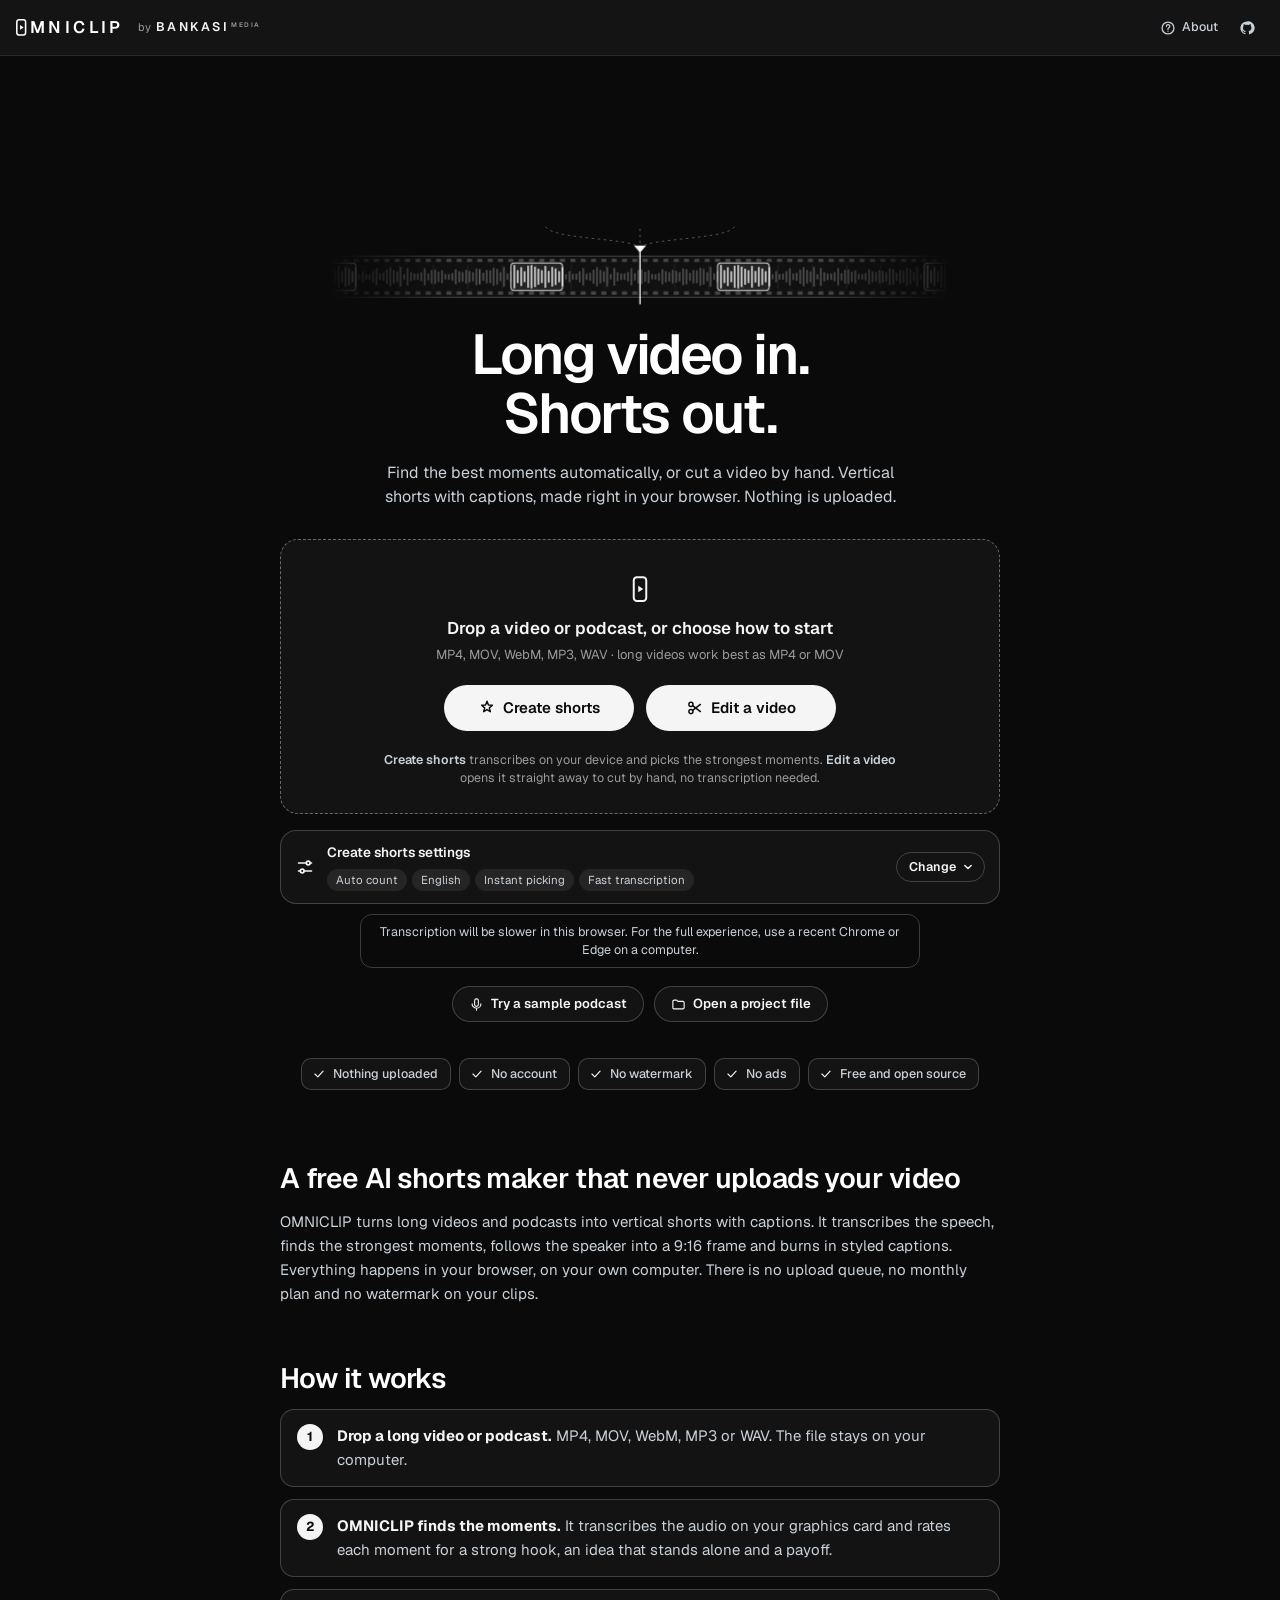
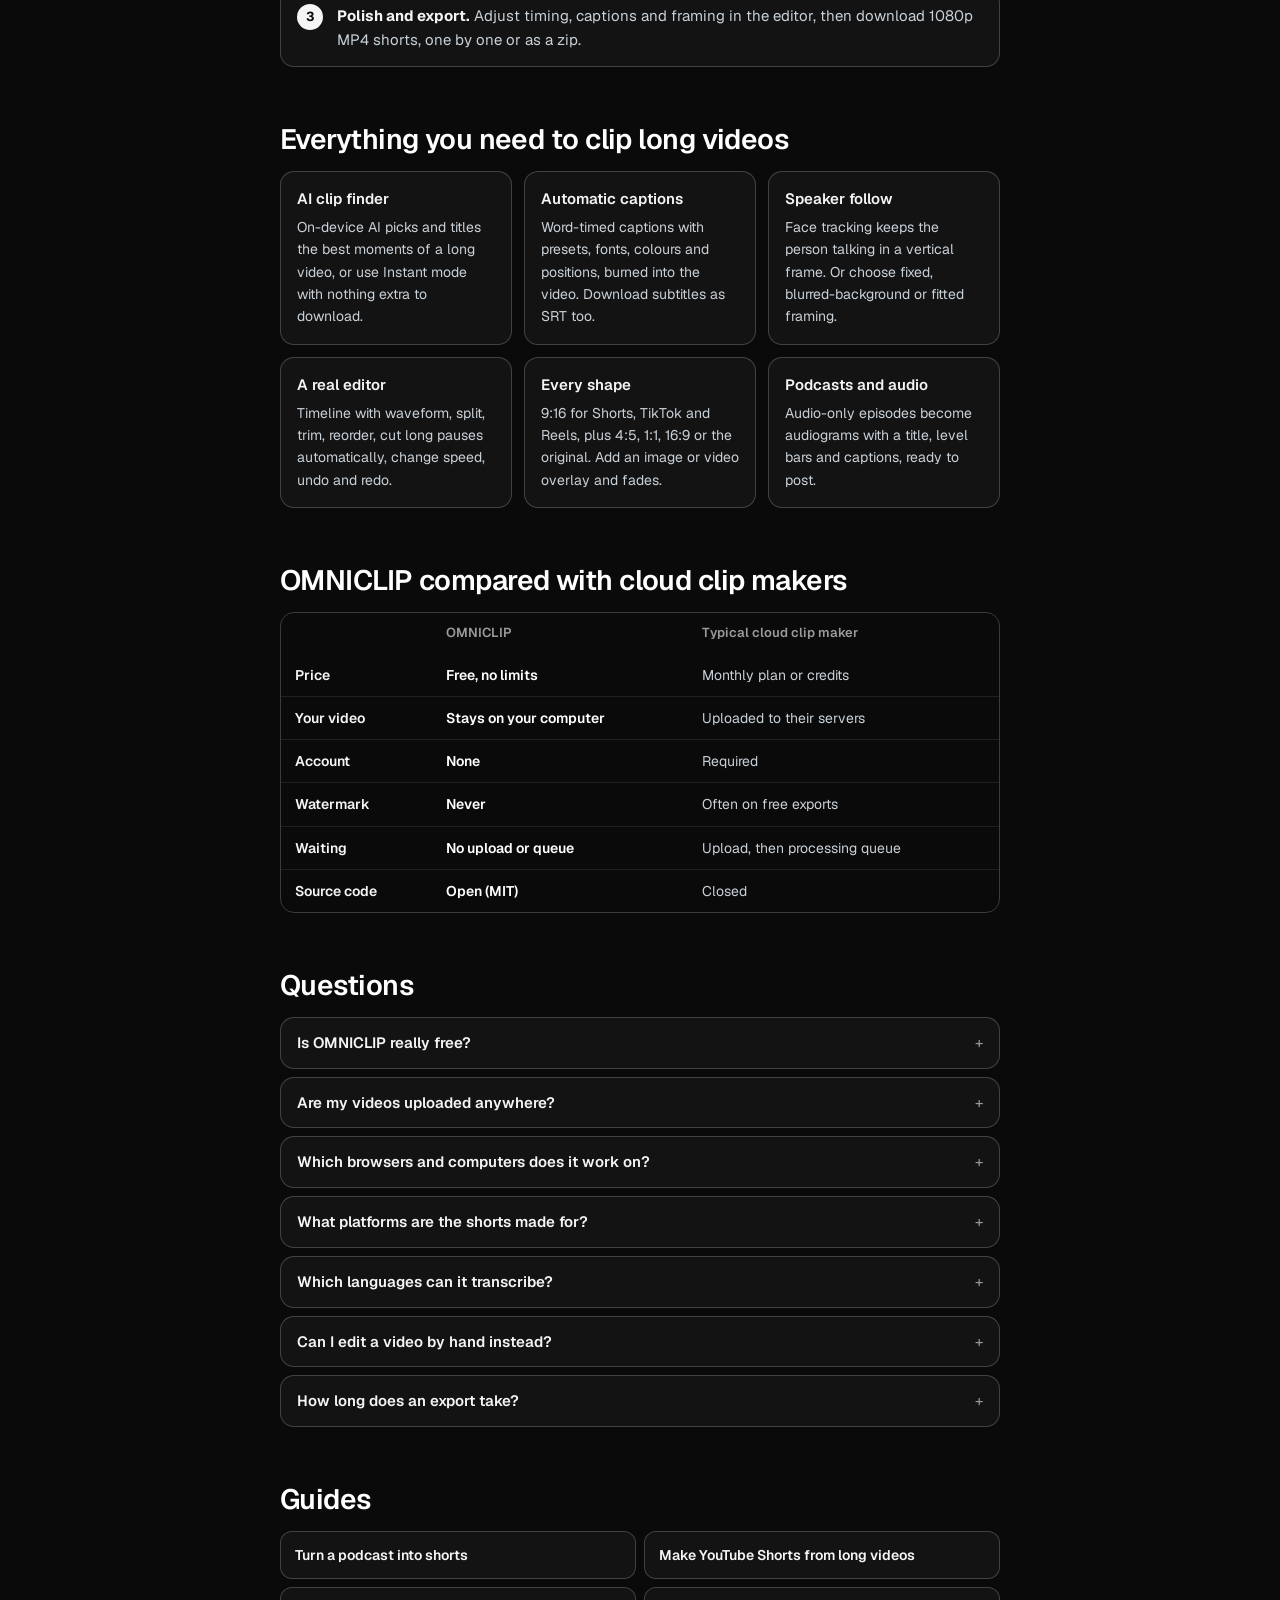
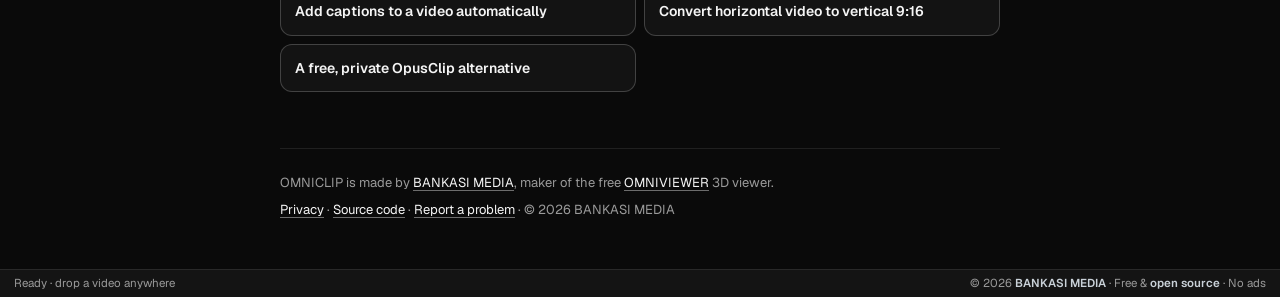
<file: index.html>
<!doctype html>
<html lang="en">
<head>
<meta charset="utf-8">
<meta name="viewport" content="width=device-width, initial-scale=1, viewport-fit=cover">
<title>OMNICLIP: Free AI Shorts Maker, No Upload, No Watermark</title>
<meta name="description" content="Turn long videos and podcasts into vertical shorts with captions, free. AI finds the best moments on your device: no upload, no account, no watermark.">
<meta name="robots" content="index, follow, max-image-preview:large, max-snippet:-1, max-video-preview:-1">
<meta name="theme-color" content="#0a0a0a">
<meta name="color-scheme" content="dark">
<meta name="author" content="BANKASI MEDIA">
<meta name="application-name" content="OMNICLIP">
<meta name="google-site-verification" content="RmzonGf9Odq9htWvljTUSRN9Outlpk6_r4AHzpsdd8I">
<meta property="og:type" content="website">
<meta property="og:site_name" content="OMNICLIP">
<meta property="og:locale" content="en_US">
<meta property="og:title" content="OMNICLIP: Long video in, shorts out. Free and on your device">
<meta property="og:description" content="Free AI shorts maker and video editor: finds the best moments, follows the speaker, burns in captions. Nothing is uploaded.">
<meta property="og:url" content="https://useomniclip.com/">
<meta property="og:image" content="https://useomniclip.com/og.png">
<meta property="og:image:width" content="1200">
<meta property="og:image:height" content="630">
<meta property="og:image:alt" content="OMNICLIP: long video in, vertical shorts with captions out">
<meta name="twitter:card" content="summary_large_image">
<meta name="twitter:title" content="OMNICLIP: Free AI Shorts Maker, No Upload, No Watermark">
<meta name="twitter:description" content="Turn long videos and podcasts into captioned vertical shorts, right in your browser. Nothing is uploaded.">
<meta name="twitter:image" content="https://useomniclip.com/og.png">
<link rel="canonical" href="https://useomniclip.com/">
<link rel="alternate" type="text/markdown" href="/index.md">
<link rel="icon" href="/favicon.svg" type="image/svg+xml">
<link rel="apple-touch-icon" href="/apple-touch-icon.png">
<link rel="manifest" href="/manifest.webmanifest">
<script type="application/ld+json">
{"@context":"https://schema.org","@graph":[
{"@type":"Organization","@id":"https://useomniclip.com/#org","name":"BANKASI MEDIA","url":"https://bankasimedia.com/","logo":"https://useomniclip.com/icon-512.png","sameAs":["https://github.com/marwenclock"]},
{"@type":"WebSite","@id":"https://useomniclip.com/#website","name":"OMNICLIP","alternateName":"OMNICLIP by BANKASI MEDIA","url":"https://useomniclip.com/","inLanguage":"en","publisher":{"@id":"https://useomniclip.com/#org"}},
{"@type":"WebApplication","@id":"https://useomniclip.com/#app","name":"OMNICLIP","url":"https://useomniclip.com/","description":"Free AI shorts maker and video editor that runs in your browser. Turns long videos and podcasts into vertical shorts with captions, entirely on your device.","applicationCategory":"MultimediaApplication","applicationSubCategory":"Video editor","operatingSystem":"Windows, macOS, Linux, ChromeOS","browserRequirements":"Requires a recent desktop Chrome or Edge with WebGPU","isAccessibleForFree":true,"license":"https://opensource.org/licenses/MIT","offers":{"@type":"Offer","price":"0","priceCurrency":"USD"},"image":"https://useomniclip.com/og.png","screenshot":"https://useomniclip.com/og.png","featureList":["Finds the best moments in long videos and podcasts with on-device AI","Automatic captions with styles, burned into the video","Speaker-following 9:16 reframing","Timeline editor: split, trim, cut pauses, change speed","Exports 1080p or 720p MP4","SRT subtitle export","Audiograms for audio-only podcasts","No upload, no account, no watermark"],"publisher":{"@id":"https://useomniclip.com/#org"},"isPartOf":{"@id":"https://useomniclip.com/#website"}},
{"@type":"FAQPage","@id":"https://useomniclip.com/#faq","mainEntity":[
{"@type":"Question","name":"Is OMNICLIP really free?","acceptedAnswer":{"@type":"Answer","text":"Yes. OMNICLIP is free and open source under the MIT licence. There are no plans, credits, ads or watermarks, and you don't need an account."}},
{"@type":"Question","name":"Are my videos uploaded anywhere?","acceptedAnswer":{"@type":"Answer","text":"No. Your video is decoded, transcribed, edited and exported inside your browser tab. The only downloads are the open-source AI models, fetched once and then cached by your browser."}},
{"@type":"Question","name":"Which browsers and computers does it work on?","acceptedAnswer":{"@type":"Answer","text":"A recent desktop Chrome or Edge with WebGPU. It runs on integrated graphics, and computers with a dedicated graphics card or Apple Silicon are much faster."}},
{"@type":"Question","name":"What platforms are the shorts made for?","acceptedAnswer":{"@type":"Answer","text":"OMNICLIP exports vertical 9:16 MP4 files with burned-in captions that you can post to YouTube Shorts, TikTok and Instagram Reels. You can also export 4:5, 1:1, 16:9 or the original shape."}},
{"@type":"Question","name":"Which languages can it transcribe?","acceptedAnswer":{"@type":"Answer","text":"English, Spanish, French, German, Portuguese, Italian and Arabic. You can also import your own SRT or VTT subtitles."}},
{"@type":"Question","name":"Can I edit a video by hand instead?","acceptedAnswer":{"@type":"Answer","text":"Yes. Choose Edit a video to open the file straight away as one clip. Split, trim, reframe and add captions later, with no transcription needed."}},
{"@type":"Question","name":"How long does an export take?","acceptedAnswer":{"@type":"Answer","text":"Exports run in real time, so a 30-second short takes about 30 seconds, and the tab must stay visible. A background-safe export (beta) renders frame by frame instead."}}
]}
]}
</script>
<link rel="preload" href="fonts/Geist-Variable.woff2" as="font" type="font/woff2" crossorigin>
<link rel="stylesheet" href="style.css">
</head>
<body>
<a class="skip-link" href="#main">Skip to content</a>

<header class="topbar">
  <a class="brand" href="./" aria-label="OMNICLIP home">
    <span class="logo-main">
      <svg class="logo-frame" viewBox="0 0 16 26" aria-hidden="true"><rect x="1.2" y="1.2" width="13.6" height="23.6" rx="3.4" fill="none" stroke="currentColor" stroke-width="2.4"/><path d="M6.2 9.2v7.6l5.6-3.8z" fill="currentColor"/></svg><span class="sr-only">O</span><span>MNICLIP</span>
    </span>
  </a>
  <a class="logo-by" href="https://bankasimedia.com" target="_blank" rel="noopener" title="Visit bankasimedia.com"><span class="logo-byword">by</span><span class="logo-bankasi">BANKASI</span><sup class="logo-sup">MEDIA</sup></a>

  <div class="top-file" id="topFile" hidden>
    <input class="proj-name" id="projName" aria-label="Project name" spellcheck="false">
    <span class="tf-meta" id="fileMeta"></span>
    <span class="save-state" id="saveState"></span>
  </div>

  <nav class="top-right" aria-label="Site">
    <span class="work-only" hidden>
      <button class="tb tb-icon" id="undoBtn" type="button" aria-label="Undo" title="Undo (Ctrl+Z)" disabled><svg viewBox="0 0 20 20" aria-hidden="true"><path d="M7.5 5 4 8.5 7.5 12M4.5 8.5H12a4 4 0 0 1 0 8h-2" fill="none" stroke="currentColor" stroke-width="1.7" stroke-linecap="round" stroke-linejoin="round"/></svg></button>
      <button class="tb tb-icon" id="redoBtn" type="button" aria-label="Redo" title="Redo (Ctrl+Shift+Z)" disabled><svg viewBox="0 0 20 20" aria-hidden="true"><path d="M12.5 5 16 8.5 12.5 12M15.5 8.5H8a4 4 0 0 0 0 8h2" fill="none" stroke="currentColor" stroke-width="1.7" stroke-linecap="round" stroke-linejoin="round"/></svg></button>
      <span class="menu-wrap">
        <button class="tb" id="projectBtn" type="button" aria-haspopup="true" aria-expanded="false" aria-controls="projectMenu" aria-label="Project menu" title="Project">
          <svg viewBox="0 0 20 20" aria-hidden="true"><path d="M3 5.5A1.5 1.5 0 0 1 4.5 4h3.2l1.6 1.8h6.2A1.5 1.5 0 0 1 17 7.3v7.2a1.5 1.5 0 0 1-1.5 1.5h-11A1.5 1.5 0 0 1 3 14.5z" fill="none" stroke="currentColor" stroke-width="1.6"/></svg><span>Project</span>
        </button>
        <div class="menu" id="projectMenu" role="menu" hidden>
          <button role="menuitem" type="button" data-act="saveFile">Save project file…</button>
          <button role="menuitem" type="button" data-act="openFile">Open project file…</button>
          <button role="menuitem" type="button" data-act="addMedia">Add another video…</button>
          <button role="menuitem" type="button" data-act="storage">Storage on this device…</button>
        </div>
      </span>
    </span>
    <button class="tb" id="newVideo" aria-label="New video" title="New video" hidden>
      <svg viewBox="0 0 20 20" aria-hidden="true"><path d="M10 4v12M4 10h12" stroke="currentColor" stroke-width="1.8" stroke-linecap="round"/></svg>
      <span>New</span>
    </button>
    <button class="tb" id="aboutBtn" type="button" aria-label="About and support" title="About and support">
      <svg viewBox="0 0 20 20" aria-hidden="true"><circle cx="10" cy="10" r="7.4" fill="none" stroke="currentColor" stroke-width="1.6"/><path d="M8 7.8a2.1 2.1 0 1 1 3 1.9c-.6.3-1 .8-1 1.5v.4M10 14h.01" fill="none" stroke="currentColor" stroke-width="1.6" stroke-linecap="round"/></svg>
      <span>About</span>
    </button>
    <a class="tb tb-icon" href="https://github.com/marwenclock/omniclip" target="_blank" rel="noopener" title="Open source on GitHub" aria-label="Source code on GitHub">
      <svg viewBox="0 0 20 20" aria-hidden="true"><path fill="currentColor" d="M10 1.8a8.2 8.2 0 0 0-2.6 16c.4.1.6-.2.6-.4v-1.5c-2.3.5-2.8-1-2.8-1-.4-1-.9-1.2-.9-1.2-.7-.5.1-.5.1-.5.8.1 1.3.9 1.3.9.7 1.3 2 .9 2.4.7.1-.5.3-.9.5-1.1-1.8-.2-3.7-.9-3.7-4 0-.9.3-1.6.9-2.2-.1-.2-.4-1 .1-2.2 0 0 .7-.2 2.3.9a7.8 7.8 0 0 1 4.1 0c1.6-1.1 2.3-.9 2.3-.9.5 1.2.2 2 .1 2.2.5.6.9 1.3.9 2.2 0 3.2-1.9 3.8-3.7 4 .3.3.6.8.6 1.5v2.3c0 .2.2.5.6.4A8.2 8.2 0 0 0 10 1.8z"/></svg>
    </a>
  </nav>
</header>

<main id="main">
  <!-- ============================== start ============================== -->
  <section class="start" id="setup">
    <div class="hero-art" aria-hidden="true">
      <svg viewBox="0 0 720 214" preserveAspectRatio="xMidYMid meet">
        <defs>
          <linearGradient id="reelFade" x1="0" x2="1"><stop offset="0" stop-color="#fff" stop-opacity="0"/><stop offset=".2" stop-color="#fff"/><stop offset=".8" stop-color="#fff"/><stop offset="1" stop-color="#fff" stop-opacity="0"/></linearGradient>
          <mask id="reelMask"><rect width="720" height="214" fill="url(#reelFade)"/></mask>
        </defs>
        <path class="h-link l0" d="M360 150 C 360 136, 250 140, 250 122"/><path class="h-link l1" d="M360 150 C 360 136, 360 140, 360 122"/><path class="h-link l2" d="M360 150 C 360 136, 470 140, 470 122"/>
        <g class="h-card c0"><rect class="c-body" x="221.0" y="18" width="58" height="100" rx="9"/><path class="c-play" d="M245 56v14l11-7z"/><rect class="c-cap" x="230.0" y="86" width="40" height="4" rx="2"/><rect class="c-cap dim" x="236.0" y="95" width="28" height="4" rx="2"/><rect class="c-bar" x="230.0" y="108" width="40" height="2" rx="1"/><rect class="c-fill" x="230.0" y="108" width="40" height="2" rx="1"/></g><g class="h-card c1"><rect class="c-body" x="331.0" y="18" width="58" height="100" rx="9"/><path class="c-play" d="M355 56v14l11-7z"/><rect class="c-cap" x="340.0" y="86" width="40" height="4" rx="2"/><rect class="c-cap dim" x="346.0" y="95" width="28" height="4" rx="2"/><rect class="c-bar" x="340.0" y="108" width="40" height="2" rx="1"/><rect class="c-fill" x="340.0" y="108" width="40" height="2" rx="1"/></g><g class="h-card c2"><rect class="c-body" x="441.0" y="18" width="58" height="100" rx="9"/><path class="c-play" d="M465 56v14l11-7z"/><rect class="c-cap" x="450.0" y="86" width="40" height="4" rx="2"/><rect class="c-cap dim" x="456.0" y="95" width="28" height="4" rx="2"/><rect class="c-bar" x="450.0" y="108" width="40" height="2" rx="1"/><rect class="c-fill" x="450.0" y="108" width="40" height="2" rx="1"/></g>
        <g mask="url(#reelMask)"><g class="h-reel"><rect class="r-edge" x="-240" y="158" width="1440" height="48"/><rect class="r-hole" x="-237" y="161" width="6" height="4" rx="1"/><rect class="r-hole" x="-237" y="199" width="6" height="4" rx="1"/><rect class="r-hole" x="-225" y="161" width="6" height="4" rx="1"/><rect class="r-hole" x="-225" y="199" width="6" height="4" rx="1"/><rect class="r-hole" x="-213" y="161" width="6" height="4" rx="1"/><rect class="r-hole" x="-213" y="199" width="6" height="4" rx="1"/><rect class="r-hole" x="-201" y="161" width="6" height="4" rx="1"/><rect class="r-hole" x="-201" y="199" width="6" height="4" rx="1"/><rect class="r-hole" x="-189" y="161" width="6" height="4" rx="1"/><rect class="r-hole" x="-189" y="199" width="6" height="4" rx="1"/><rect class="r-hole" x="-177" y="161" width="6" height="4" rx="1"/><rect class="r-hole" x="-177" y="199" width="6" height="4" rx="1"/><rect class="r-hole" x="-165" y="161" width="6" height="4" rx="1"/><rect class="r-hole" x="-165" y="199" width="6" height="4" rx="1"/><rect class="r-hole" x="-153" y="161" width="6" height="4" rx="1"/><rect class="r-hole" x="-153" y="199" width="6" height="4" rx="1"/><rect class="r-hole" x="-141" y="161" width="6" height="4" rx="1"/><rect class="r-hole" x="-141" y="199" width="6" height="4" rx="1"/><rect class="r-hole" x="-129" y="161" width="6" height="4" rx="1"/><rect class="r-hole" x="-129" y="199" width="6" height="4" rx="1"/><rect class="r-hole" x="-117" y="161" width="6" height="4" rx="1"/><rect class="r-hole" x="-117" y="199" width="6" height="4" rx="1"/><rect class="r-hole" x="-105" y="161" width="6" height="4" rx="1"/><rect class="r-hole" x="-105" y="199" width="6" height="4" rx="1"/><rect class="r-hole" x="-93" y="161" width="6" height="4" rx="1"/><rect class="r-hole" x="-93" y="199" width="6" height="4" rx="1"/><rect class="r-hole" x="-81" y="161" width="6" height="4" rx="1"/><rect class="r-hole" x="-81" y="199" width="6" height="4" rx="1"/><rect class="r-hole" x="-69" y="161" width="6" height="4" rx="1"/><rect class="r-hole" x="-69" y="199" width="6" height="4" rx="1"/><rect class="r-hole" x="-57" y="161" width="6" height="4" rx="1"/><rect class="r-hole" x="-57" y="199" width="6" height="4" rx="1"/><rect class="r-hole" x="-45" y="161" width="6" height="4" rx="1"/><rect class="r-hole" x="-45" y="199" width="6" height="4" rx="1"/><rect class="r-hole" x="-33" y="161" width="6" height="4" rx="1"/><rect class="r-hole" x="-33" y="199" width="6" height="4" rx="1"/><rect class="r-hole" x="-21" y="161" width="6" height="4" rx="1"/><rect class="r-hole" x="-21" y="199" width="6" height="4" rx="1"/><rect class="r-hole" x="-9" y="161" width="6" height="4" rx="1"/><rect class="r-hole" x="-9" y="199" width="6" height="4" rx="1"/><rect class="r-hole" x="3" y="161" width="6" height="4" rx="1"/><rect class="r-hole" x="3" y="199" width="6" height="4" rx="1"/><rect class="r-hole" x="15" y="161" width="6" height="4" rx="1"/><rect class="r-hole" x="15" y="199" width="6" height="4" rx="1"/><rect class="r-hole" x="27" y="161" width="6" height="4" rx="1"/><rect class="r-hole" x="27" y="199" width="6" height="4" rx="1"/><rect class="r-hole" x="39" y="161" width="6" height="4" rx="1"/><rect class="r-hole" x="39" y="199" width="6" height="4" rx="1"/><rect class="r-hole" x="51" y="161" width="6" height="4" rx="1"/><rect class="r-hole" x="51" y="199" width="6" height="4" rx="1"/><rect class="r-hole" x="63" y="161" width="6" height="4" rx="1"/><rect class="r-hole" x="63" y="199" width="6" height="4" rx="1"/><rect class="r-hole" x="75" y="161" width="6" height="4" rx="1"/><rect class="r-hole" x="75" y="199" width="6" height="4" rx="1"/><rect class="r-hole" x="87" y="161" width="6" height="4" rx="1"/><rect class="r-hole" x="87" y="199" width="6" height="4" rx="1"/><rect class="r-hole" x="99" y="161" width="6" height="4" rx="1"/><rect class="r-hole" x="99" y="199" width="6" height="4" rx="1"/><rect class="r-hole" x="111" y="161" width="6" height="4" rx="1"/><rect class="r-hole" x="111" y="199" width="6" height="4" rx="1"/><rect class="r-hole" x="123" y="161" width="6" height="4" rx="1"/><rect class="r-hole" x="123" y="199" width="6" height="4" rx="1"/><rect class="r-hole" x="135" y="161" width="6" height="4" rx="1"/><rect class="r-hole" x="135" y="199" width="6" height="4" rx="1"/><rect class="r-hole" x="147" y="161" width="6" height="4" rx="1"/><rect class="r-hole" x="147" y="199" width="6" height="4" rx="1"/><rect class="r-hole" x="159" y="161" width="6" height="4" rx="1"/><rect class="r-hole" x="159" y="199" width="6" height="4" rx="1"/><rect class="r-hole" x="171" y="161" width="6" height="4" rx="1"/><rect class="r-hole" x="171" y="199" width="6" height="4" rx="1"/><rect class="r-hole" x="183" y="161" width="6" height="4" rx="1"/><rect class="r-hole" x="183" y="199" width="6" height="4" rx="1"/><rect class="r-hole" x="195" y="161" width="6" height="4" rx="1"/><rect class="r-hole" x="195" y="199" width="6" height="4" rx="1"/><rect class="r-hole" x="207" y="161" width="6" height="4" rx="1"/><rect class="r-hole" x="207" y="199" width="6" height="4" rx="1"/><rect class="r-hole" x="219" y="161" width="6" height="4" rx="1"/><rect class="r-hole" x="219" y="199" width="6" height="4" rx="1"/><rect class="r-hole" x="231" y="161" width="6" height="4" rx="1"/><rect class="r-hole" x="231" y="199" width="6" height="4" rx="1"/><rect class="r-hole" x="243" y="161" width="6" height="4" rx="1"/><rect class="r-hole" x="243" y="199" width="6" height="4" rx="1"/><rect class="r-hole" x="255" y="161" width="6" height="4" rx="1"/><rect class="r-hole" x="255" y="199" width="6" height="4" rx="1"/><rect class="r-hole" x="267" y="161" width="6" height="4" rx="1"/><rect class="r-hole" x="267" y="199" width="6" height="4" rx="1"/><rect class="r-hole" x="279" y="161" width="6" height="4" rx="1"/><rect class="r-hole" x="279" y="199" width="6" height="4" rx="1"/><rect class="r-hole" x="291" y="161" width="6" height="4" rx="1"/><rect class="r-hole" x="291" y="199" width="6" height="4" rx="1"/><rect class="r-hole" x="303" y="161" width="6" height="4" rx="1"/><rect class="r-hole" x="303" y="199" width="6" height="4" rx="1"/><rect class="r-hole" x="315" y="161" width="6" height="4" rx="1"/><rect class="r-hole" x="315" y="199" width="6" height="4" rx="1"/><rect class="r-hole" x="327" y="161" width="6" height="4" rx="1"/><rect class="r-hole" x="327" y="199" width="6" height="4" rx="1"/><rect class="r-hole" x="339" y="161" width="6" height="4" rx="1"/><rect class="r-hole" x="339" y="199" width="6" height="4" rx="1"/><rect class="r-hole" x="351" y="161" width="6" height="4" rx="1"/><rect class="r-hole" x="351" y="199" width="6" height="4" rx="1"/><rect class="r-hole" x="363" y="161" width="6" height="4" rx="1"/><rect class="r-hole" x="363" y="199" width="6" height="4" rx="1"/><rect class="r-hole" x="375" y="161" width="6" height="4" rx="1"/><rect class="r-hole" x="375" y="199" width="6" height="4" rx="1"/><rect class="r-hole" x="387" y="161" width="6" height="4" rx="1"/><rect class="r-hole" x="387" y="199" width="6" height="4" rx="1"/><rect class="r-hole" x="399" y="161" width="6" height="4" rx="1"/><rect class="r-hole" x="399" y="199" width="6" height="4" rx="1"/><rect class="r-hole" x="411" y="161" width="6" height="4" rx="1"/><rect class="r-hole" x="411" y="199" width="6" height="4" rx="1"/><rect class="r-hole" x="423" y="161" width="6" height="4" rx="1"/><rect class="r-hole" x="423" y="199" width="6" height="4" rx="1"/><rect class="r-hole" x="435" y="161" width="6" height="4" rx="1"/><rect class="r-hole" x="435" y="199" width="6" height="4" rx="1"/><rect class="r-hole" x="447" y="161" width="6" height="4" rx="1"/><rect class="r-hole" x="447" y="199" width="6" height="4" rx="1"/><rect class="r-hole" x="459" y="161" width="6" height="4" rx="1"/><rect class="r-hole" x="459" y="199" width="6" height="4" rx="1"/><rect class="r-hole" x="471" y="161" width="6" height="4" rx="1"/><rect class="r-hole" x="471" y="199" width="6" height="4" rx="1"/><rect class="r-hole" x="483" y="161" width="6" height="4" rx="1"/><rect class="r-hole" x="483" y="199" width="6" height="4" rx="1"/><rect class="r-hole" x="495" y="161" width="6" height="4" rx="1"/><rect class="r-hole" x="495" y="199" width="6" height="4" rx="1"/><rect class="r-hole" x="507" y="161" width="6" height="4" rx="1"/><rect class="r-hole" x="507" y="199" width="6" height="4" rx="1"/><rect class="r-hole" x="519" y="161" width="6" height="4" rx="1"/><rect class="r-hole" x="519" y="199" width="6" height="4" rx="1"/><rect class="r-hole" x="531" y="161" width="6" height="4" rx="1"/><rect class="r-hole" x="531" y="199" width="6" height="4" rx="1"/><rect class="r-hole" x="543" y="161" width="6" height="4" rx="1"/><rect class="r-hole" x="543" y="199" width="6" height="4" rx="1"/><rect class="r-hole" x="555" y="161" width="6" height="4" rx="1"/><rect class="r-hole" x="555" y="199" width="6" height="4" rx="1"/><rect class="r-hole" x="567" y="161" width="6" height="4" rx="1"/><rect class="r-hole" x="567" y="199" width="6" height="4" rx="1"/><rect class="r-hole" x="579" y="161" width="6" height="4" rx="1"/><rect class="r-hole" x="579" y="199" width="6" height="4" rx="1"/><rect class="r-hole" x="591" y="161" width="6" height="4" rx="1"/><rect class="r-hole" x="591" y="199" width="6" height="4" rx="1"/><rect class="r-hole" x="603" y="161" width="6" height="4" rx="1"/><rect class="r-hole" x="603" y="199" width="6" height="4" rx="1"/><rect class="r-hole" x="615" y="161" width="6" height="4" rx="1"/><rect class="r-hole" x="615" y="199" width="6" height="4" rx="1"/><rect class="r-hole" x="627" y="161" width="6" height="4" rx="1"/><rect class="r-hole" x="627" y="199" width="6" height="4" rx="1"/><rect class="r-hole" x="639" y="161" width="6" height="4" rx="1"/><rect class="r-hole" x="639" y="199" width="6" height="4" rx="1"/><rect class="r-hole" x="651" y="161" width="6" height="4" rx="1"/><rect class="r-hole" x="651" y="199" width="6" height="4" rx="1"/><rect class="r-hole" x="663" y="161" width="6" height="4" rx="1"/><rect class="r-hole" x="663" y="199" width="6" height="4" rx="1"/><rect class="r-hole" x="675" y="161" width="6" height="4" rx="1"/><rect class="r-hole" x="675" y="199" width="6" height="4" rx="1"/><rect class="r-hole" x="687" y="161" width="6" height="4" rx="1"/><rect class="r-hole" x="687" y="199" width="6" height="4" rx="1"/><rect class="r-hole" x="699" y="161" width="6" height="4" rx="1"/><rect class="r-hole" x="699" y="199" width="6" height="4" rx="1"/><rect class="r-hole" x="711" y="161" width="6" height="4" rx="1"/><rect class="r-hole" x="711" y="199" width="6" height="4" rx="1"/><rect class="r-hole" x="723" y="161" width="6" height="4" rx="1"/><rect class="r-hole" x="723" y="199" width="6" height="4" rx="1"/><rect class="r-hole" x="735" y="161" width="6" height="4" rx="1"/><rect class="r-hole" x="735" y="199" width="6" height="4" rx="1"/><rect class="r-hole" x="747" y="161" width="6" height="4" rx="1"/><rect class="r-hole" x="747" y="199" width="6" height="4" rx="1"/><rect class="r-hole" x="759" y="161" width="6" height="4" rx="1"/><rect class="r-hole" x="759" y="199" width="6" height="4" rx="1"/><rect class="r-hole" x="771" y="161" width="6" height="4" rx="1"/><rect class="r-hole" x="771" y="199" width="6" height="4" rx="1"/><rect class="r-hole" x="783" y="161" width="6" height="4" rx="1"/><rect class="r-hole" x="783" y="199" width="6" height="4" rx="1"/><rect class="r-hole" x="795" y="161" width="6" height="4" rx="1"/><rect class="r-hole" x="795" y="199" width="6" height="4" rx="1"/><rect class="r-hole" x="807" y="161" width="6" height="4" rx="1"/><rect class="r-hole" x="807" y="199" width="6" height="4" rx="1"/><rect class="r-hole" x="819" y="161" width="6" height="4" rx="1"/><rect class="r-hole" x="819" y="199" width="6" height="4" rx="1"/><rect class="r-hole" x="831" y="161" width="6" height="4" rx="1"/><rect class="r-hole" x="831" y="199" width="6" height="4" rx="1"/><rect class="r-hole" x="843" y="161" width="6" height="4" rx="1"/><rect class="r-hole" x="843" y="199" width="6" height="4" rx="1"/><rect class="r-hole" x="855" y="161" width="6" height="4" rx="1"/><rect class="r-hole" x="855" y="199" width="6" height="4" rx="1"/><rect class="r-hole" x="867" y="161" width="6" height="4" rx="1"/><rect class="r-hole" x="867" y="199" width="6" height="4" rx="1"/><rect class="r-hole" x="879" y="161" width="6" height="4" rx="1"/><rect class="r-hole" x="879" y="199" width="6" height="4" rx="1"/><rect class="r-hole" x="891" y="161" width="6" height="4" rx="1"/><rect class="r-hole" x="891" y="199" width="6" height="4" rx="1"/><rect class="r-hole" x="903" y="161" width="6" height="4" rx="1"/><rect class="r-hole" x="903" y="199" width="6" height="4" rx="1"/><rect class="r-hole" x="915" y="161" width="6" height="4" rx="1"/><rect class="r-hole" x="915" y="199" width="6" height="4" rx="1"/><rect class="r-hole" x="927" y="161" width="6" height="4" rx="1"/><rect class="r-hole" x="927" y="199" width="6" height="4" rx="1"/><rect class="r-hole" x="939" y="161" width="6" height="4" rx="1"/><rect class="r-hole" x="939" y="199" width="6" height="4" rx="1"/><rect class="r-hole" x="951" y="161" width="6" height="4" rx="1"/><rect class="r-hole" x="951" y="199" width="6" height="4" rx="1"/><rect class="r-hole" x="963" y="161" width="6" height="4" rx="1"/><rect class="r-hole" x="963" y="199" width="6" height="4" rx="1"/><rect class="r-hole" x="975" y="161" width="6" height="4" rx="1"/><rect class="r-hole" x="975" y="199" width="6" height="4" rx="1"/><rect class="r-hole" x="987" y="161" width="6" height="4" rx="1"/><rect class="r-hole" x="987" y="199" width="6" height="4" rx="1"/><rect class="r-hole" x="999" y="161" width="6" height="4" rx="1"/><rect class="r-hole" x="999" y="199" width="6" height="4" rx="1"/><rect class="r-hole" x="1011" y="161" width="6" height="4" rx="1"/><rect class="r-hole" x="1011" y="199" width="6" height="4" rx="1"/><rect class="r-hole" x="1023" y="161" width="6" height="4" rx="1"/><rect class="r-hole" x="1023" y="199" width="6" height="4" rx="1"/><rect class="r-hole" x="1035" y="161" width="6" height="4" rx="1"/><rect class="r-hole" x="1035" y="199" width="6" height="4" rx="1"/><rect class="r-hole" x="1047" y="161" width="6" height="4" rx="1"/><rect class="r-hole" x="1047" y="199" width="6" height="4" rx="1"/><rect class="r-hole" x="1059" y="161" width="6" height="4" rx="1"/><rect class="r-hole" x="1059" y="199" width="6" height="4" rx="1"/><rect class="r-hole" x="1071" y="161" width="6" height="4" rx="1"/><rect class="r-hole" x="1071" y="199" width="6" height="4" rx="1"/><rect class="r-hole" x="1083" y="161" width="6" height="4" rx="1"/><rect class="r-hole" x="1083" y="199" width="6" height="4" rx="1"/><rect class="r-hole" x="1095" y="161" width="6" height="4" rx="1"/><rect class="r-hole" x="1095" y="199" width="6" height="4" rx="1"/><rect class="r-hole" x="1107" y="161" width="6" height="4" rx="1"/><rect class="r-hole" x="1107" y="199" width="6" height="4" rx="1"/><rect class="r-hole" x="1119" y="161" width="6" height="4" rx="1"/><rect class="r-hole" x="1119" y="199" width="6" height="4" rx="1"/><rect class="r-hole" x="1131" y="161" width="6" height="4" rx="1"/><rect class="r-hole" x="1131" y="199" width="6" height="4" rx="1"/><rect class="r-hole" x="1143" y="161" width="6" height="4" rx="1"/><rect class="r-hole" x="1143" y="199" width="6" height="4" rx="1"/><rect class="r-hole" x="1155" y="161" width="6" height="4" rx="1"/><rect class="r-hole" x="1155" y="199" width="6" height="4" rx="1"/><rect class="r-hole" x="1167" y="161" width="6" height="4" rx="1"/><rect class="r-hole" x="1167" y="199" width="6" height="4" rx="1"/><rect class="r-hole" x="1179" y="161" width="6" height="4" rx="1"/><rect class="r-hole" x="1179" y="199" width="6" height="4" rx="1"/><rect class="r-hole" x="1191" y="161" width="6" height="4" rx="1"/><rect class="r-hole" x="1191" y="199" width="6" height="4" rx="1"/><path class="r-frame" d="M-240 168v28"/><path class="r-frame" d="M-200 168v28"/><path class="r-frame" d="M-160 168v28"/><path class="r-frame" d="M-120 168v28"/><path class="r-frame" d="M-80 168v28"/><path class="r-frame" d="M-40 168v28"/><path class="r-frame" d="M0 168v28"/><path class="r-frame" d="M40 168v28"/><path class="r-frame" d="M80 168v28"/><path class="r-frame" d="M120 168v28"/><path class="r-frame" d="M160 168v28"/><path class="r-frame" d="M200 168v28"/><path class="r-frame" d="M240 168v28"/><path class="r-frame" d="M280 168v28"/><path class="r-frame" d="M320 168v28"/><path class="r-frame" d="M360 168v28"/><path class="r-frame" d="M400 168v28"/><path class="r-frame" d="M440 168v28"/><path class="r-frame" d="M480 168v28"/><path class="r-frame" d="M520 168v28"/><path class="r-frame" d="M560 168v28"/><path class="r-frame" d="M600 168v28"/><path class="r-frame" d="M640 168v28"/><path class="r-frame" d="M680 168v28"/><path class="r-frame" d="M720 168v28"/><path class="r-frame" d="M760 168v28"/><path class="r-frame" d="M800 168v28"/><path class="r-frame" d="M840 168v28"/><path class="r-frame" d="M880 168v28"/><path class="r-frame" d="M920 168v28"/><path class="r-frame" d="M960 168v28"/><path class="r-frame" d="M1000 168v28"/><path class="r-frame" d="M1040 168v28"/><path class="r-frame" d="M1080 168v28"/><path class="r-frame" d="M1120 168v28"/><path class="r-frame" d="M1160 168v28"/><path class="r-wave" d="M-206 179.7v4.7M-202 176.1v11.8M-198 179.4v5.3M-194 179.2v5.6M-190 176.2v11.6M-186 172.6v18.9M-182 178.9v6.2M-178 178.0v8.0M-174 174.4v15.3M-170 171.5v21.1M-166 174.8v14.4M-162 176.4v11.1M-158 171.2v21.6M-154 179.6v4.8M-150 172.3v19.5M-146 177.4v9.2M-142 178.7v6.6M-138 178.9v6.1M-134 177.2v9.6M-130 172.7v18.7M-126 178.4v7.3M-122 174.8v14.5M-118 174.2v15.5M-114 176.6v10.7M-110 175.1v13.9M-106 179.4v5.1M-102 179.5v5.1M-98 178.1v7.7M-94 173.9v16.2M-90 176.2v11.7M-86 177.2v9.7M-82 174.7v14.5M-78 175.9v12.2M-74 177.3v9.4M-70 172.9v18.3M-66 173.7v16.6M-62 177.8v8.4M-58 174.8v14.3M-54 175.3v13.5M-50 172.1v19.8M-46 173.4v17.1M-42 177.4v9.2M-38 171.2v21.6M-34 178.9v6.1M-30 176.2v11.5M34 179.7v4.7M38 176.1v11.8M42 179.4v5.3M46 179.2v5.6M50 176.2v11.6M54 172.6v18.9M58 178.9v6.2M62 178.0v8.0M66 174.4v15.3M70 171.5v21.1M74 174.8v14.4M78 176.4v11.1M82 171.2v21.6M86 179.6v4.8M90 172.3v19.5M94 177.4v9.2M98 178.7v6.6M102 178.9v6.1M106 177.2v9.6M110 172.7v18.7M114 178.4v7.3M118 174.8v14.5M122 174.2v15.5M126 176.6v10.7M130 175.1v13.9M134 179.4v5.1M138 179.5v5.1M142 178.1v7.7M146 173.9v16.2M150 176.2v11.7M154 177.2v9.7M158 174.7v14.5M162 175.9v12.2M166 177.3v9.4M170 172.9v18.3M174 173.7v16.6M178 177.8v8.4M182 174.8v14.3M186 175.3v13.5M190 172.1v19.8M194 173.4v17.1M198 177.4v9.2M202 171.2v21.6M206 178.9v6.1M210 176.2v11.5M274 179.7v4.7M278 176.1v11.8M282 179.4v5.3M286 179.2v5.6M290 176.2v11.6M294 172.6v18.9M298 178.9v6.2M302 178.0v8.0M306 174.4v15.3M310 171.5v21.1M314 174.8v14.4M318 176.4v11.1M322 171.2v21.6M326 179.6v4.8M330 172.3v19.5M334 177.4v9.2M338 178.7v6.6M342 178.9v6.1M346 177.2v9.6M350 172.7v18.7M354 178.4v7.3M358 174.8v14.5M362 174.2v15.5M366 176.6v10.7M370 175.1v13.9M374 179.4v5.1M378 179.5v5.1M382 178.1v7.7M386 173.9v16.2M390 176.2v11.7M394 177.2v9.7M398 174.7v14.5M402 175.9v12.2M406 177.3v9.4M410 172.9v18.3M414 173.7v16.6M418 177.8v8.4M422 174.8v14.3M426 175.3v13.5M430 172.1v19.8M434 173.4v17.1M438 177.4v9.2M442 171.2v21.6M446 178.9v6.1M450 176.2v11.5M514 179.7v4.7M518 176.1v11.8M522 179.4v5.3M526 179.2v5.6M530 176.2v11.6M534 172.6v18.9M538 178.9v6.2M542 178.0v8.0M546 174.4v15.3M550 171.5v21.1M554 174.8v14.4M558 176.4v11.1M562 171.2v21.6M566 179.6v4.8M570 172.3v19.5M574 177.4v9.2M578 178.7v6.6M582 178.9v6.1M586 177.2v9.6M590 172.7v18.7M594 178.4v7.3M598 174.8v14.5M602 174.2v15.5M606 176.6v10.7M610 175.1v13.9M614 179.4v5.1M618 179.5v5.1M622 178.1v7.7M626 173.9v16.2M630 176.2v11.7M634 177.2v9.7M638 174.7v14.5M642 175.9v12.2M646 177.3v9.4M650 172.9v18.3M654 173.7v16.6M658 177.8v8.4M662 174.8v14.3M666 175.3v13.5M670 172.1v19.8M674 173.4v17.1M678 177.4v9.2M682 171.2v21.6M686 178.9v6.1M690 176.2v11.5M754 179.7v4.7M758 176.1v11.8M762 179.4v5.3M766 179.2v5.6M770 176.2v11.6M774 172.6v18.9M778 178.9v6.2M782 178.0v8.0M786 174.4v15.3M790 171.5v21.1M794 174.8v14.4M798 176.4v11.1M802 171.2v21.6M806 179.6v4.8M810 172.3v19.5M814 177.4v9.2M818 178.7v6.6M822 178.9v6.1M826 177.2v9.6M830 172.7v18.7M834 178.4v7.3M838 174.8v14.5M842 174.2v15.5M846 176.6v10.7M850 175.1v13.9M854 179.4v5.1M858 179.5v5.1M862 178.1v7.7M866 173.9v16.2M870 176.2v11.7M874 177.2v9.7M878 174.7v14.5M882 175.9v12.2M886 177.3v9.4M890 172.9v18.3M894 173.7v16.6M898 177.8v8.4M902 174.8v14.3M906 175.3v13.5M910 172.1v19.8M914 173.4v17.1M918 177.4v9.2M922 171.2v21.6M926 178.9v6.1M930 176.2v11.5M994 179.7v4.7M998 176.1v11.8M1002 179.4v5.3M1006 179.2v5.6M1010 176.2v11.6M1014 172.6v18.9M1018 178.9v6.2M1022 178.0v8.0M1026 174.4v15.3M1030 171.5v21.1M1034 174.8v14.4M1038 176.4v11.1M1042 171.2v21.6M1046 179.6v4.8M1050 172.3v19.5M1054 177.4v9.2M1058 178.7v6.6M1062 178.9v6.1M1066 177.2v9.6M1070 172.7v18.7M1074 178.4v7.3M1078 174.8v14.5M1082 174.2v15.5M1086 176.6v10.7M1090 175.1v13.9M1094 179.4v5.1M1098 179.5v5.1M1102 178.1v7.7M1106 173.9v16.2M1110 176.2v11.7M1114 177.2v9.7M1118 174.7v14.5M1122 175.9v12.2M1126 177.3v9.4M1130 172.9v18.3M1134 173.7v16.6M1138 177.8v8.4M1142 174.8v14.3M1146 175.3v13.5M1150 172.1v19.8M1154 173.4v17.1M1158 177.4v9.2M1162 171.2v21.6M1166 178.9v6.1M1170 176.2v11.5"/><path class="r-wave gem" d="M-238 173.3v17.3M-234 175.1v13.7M-230 170.0v24.1M-226 176.0v12.1M-222 171.2v21.7M-218 172.9v18.2M-214 176.1v11.8M-210 171.4v21.1M-26 169.0v26.0M-22 175.1v13.7M-18 171.6v20.7M-14 176.3v11.4M-10 169.8v24.4M-6 169.0v26.0M-2 170.8v22.5M2 173.3v17.3M6 175.1v13.7M10 170.0v24.1M14 176.0v12.1M18 171.2v21.7M22 172.9v18.2M26 176.1v11.8M30 171.4v21.1M214 169.0v26.0M218 175.1v13.7M222 171.6v20.7M226 176.3v11.4M230 169.8v24.4M234 169.0v26.0M238 170.8v22.5M242 173.3v17.3M246 175.1v13.7M250 170.0v24.1M254 176.0v12.1M258 171.2v21.7M262 172.9v18.2M266 176.1v11.8M270 171.4v21.1M454 169.0v26.0M458 175.1v13.7M462 171.6v20.7M466 176.3v11.4M470 169.8v24.4M474 169.0v26.0M478 170.8v22.5M482 173.3v17.3M486 175.1v13.7M490 170.0v24.1M494 176.0v12.1M498 171.2v21.7M502 172.9v18.2M506 176.1v11.8M510 171.4v21.1M694 169.0v26.0M698 175.1v13.7M702 171.6v20.7M706 176.3v11.4M710 169.8v24.4M714 169.0v26.0M718 170.8v22.5M722 173.3v17.3M726 175.1v13.7M730 170.0v24.1M734 176.0v12.1M738 171.2v21.7M742 172.9v18.2M746 176.1v11.8M750 171.4v21.1M934 169.0v26.0M938 175.1v13.7M942 171.6v20.7M946 176.3v11.4M950 169.8v24.4M954 169.0v26.0M958 170.8v22.5M962 173.3v17.3M966 175.1v13.7M970 170.0v24.1M974 176.0v12.1M978 171.2v21.7M982 172.9v18.2M986 176.1v11.8M990 171.4v21.1M1174 169.0v26.0M1178 175.1v13.7M1182 171.6v20.7M1186 176.3v11.4M1190 169.8v24.4M1194 169.0v26.0M1198 170.8v22.5"/><rect class="r-gem" x="-270" y="166" width="60" height="32" rx="4"/><rect class="r-gem" x="-30" y="166" width="60" height="32" rx="4"/><rect class="r-gem" x="210" y="166" width="60" height="32" rx="4"/><rect class="r-gem" x="450" y="166" width="60" height="32" rx="4"/><rect class="r-gem" x="690" y="166" width="60" height="32" rx="4"/><rect class="r-gem" x="930" y="166" width="60" height="32" rx="4"/><rect class="r-gem" x="1170" y="166" width="60" height="32" rx="4"/></g></g>
        <g class="h-head"><path class="hd-line" d="M360 146v68"/><path class="hd-tri" d="M353 146h14l-7 8z"/><circle class="hd-spark" cx="360" cy="182" r="18"/></g>
      </svg>
    </div>
    <h1>Long video in.<br>Shorts out.</h1>
    <p class="lede">Find the best moments automatically, or cut a video by hand. Vertical shorts with captions, made right in your browser. Nothing is uploaded.</p>

    <div class="drop" id="drop">
      <svg class="drop-icon" viewBox="0 0 24 24" aria-hidden="true"><rect x="7" y="2.5" width="10" height="19" rx="2.6" fill="none" stroke="currentColor" stroke-width="1.6"/><path d="M10.6 9.4v5.2l4-2.6z" fill="currentColor"/></svg>
      <span class="drop-title">Drop a video or podcast, or choose how to start</span>
      <span class="drop-sub">MP4, MOV, WebM, MP3, WAV · long videos work best as MP4 or MOV</span>
      <div class="entry">
        <button class="btn btn-solid btn-lg" id="pickShorts" type="button">
          <svg viewBox="0 0 20 20" aria-hidden="true"><path d="M10 2.5l1.6 4.2 4.4.3-3.4 2.8 1.1 4.3L10 11.7 6.3 14.1l1.1-4.3L4 7l4.4-.3z" fill="none" stroke="currentColor" stroke-width="1.6" stroke-linejoin="round"/></svg>Create shorts</button>
        <button class="btn btn-solid btn-lg" id="pickEdit" type="button">
          <svg viewBox="0 0 20 20" aria-hidden="true"><circle cx="5.5" cy="6" r="2.3" fill="none" stroke="currentColor" stroke-width="1.6"/><circle cx="5.5" cy="14" r="2.3" fill="none" stroke="currentColor" stroke-width="1.6"/><path d="M7.4 7.3 16 14M7.4 12.7 16 6" stroke="currentColor" stroke-width="1.6" stroke-linecap="round"/></svg>Edit a video</button>
      </div>
      <p class="entry-help"><b>Create shorts</b> transcribes on your device and picks the strongest moments. <b>Edit a video</b> opens it straight away to cut by hand, no transcription needed.</p>
    </div>
    <input type="file" id="file" accept="video/*,audio/*" class="sr-only" tabindex="-1" aria-hidden="true">
    <input type="file" id="mediaFile" accept="video/*,audio/*" class="sr-only" tabindex="-1" aria-hidden="true">
    <input type="file" id="projFile" accept=".json,application/json" class="sr-only" tabindex="-1" aria-hidden="true">
    <input type="file" id="subFile" accept=".srt,.vtt,text/vtt,application/x-subrip" class="sr-only" tabindex="-1" aria-hidden="true">
    <input type="file" id="ovFile" accept="image/*,video/*" class="sr-only" tabindex="-1" aria-hidden="true">

    <section class="settings" id="settings" aria-label="Create shorts settings">
      <button class="settings-toggle" id="settingsToggle" type="button" aria-expanded="false" aria-controls="settingsPanel">
        <svg class="st-icon" viewBox="0 0 20 20" aria-hidden="true"><path d="M3.5 6h8M15 6h1.5M3.5 14h2M9 14h7.5" stroke="currentColor" stroke-width="1.6" stroke-linecap="round"/><circle cx="13.2" cy="6" r="1.9" fill="none" stroke="currentColor" stroke-width="1.6"/><circle cx="7.2" cy="14" r="1.9" fill="none" stroke="currentColor" stroke-width="1.6"/></svg>
        <span class="st-text"><span class="st-title">Create shorts settings</span><span class="st-tags" id="settingsSum"></span></span>
        <span class="st-action"><span class="st-verb" id="settingsVerb">Change</span><svg class="st-chev" viewBox="0 0 20 20" aria-hidden="true"><path d="m6 8 4 4 4-4" fill="none" stroke="currentColor" stroke-width="1.8" stroke-linecap="round" stroke-linejoin="round"/></svg></span>
      </button>
      <div class="settings-panel" id="settingsPanel" hidden>
        <div class="settings-grid" id="options">
          <label class="sfield"><span class="sf-label">Number of shorts</span>
            <select id="count"><option value="auto" selected>Auto (about 1 per 2 min)</option><option value="3">3</option><option value="5">5</option><option value="8">8</option><option value="12">12</option><option value="20">20</option></select>
          </label>
          <label class="sfield"><span class="sf-label">Spoken language</span>
            <select id="lang">
              <option value="en">English</option><option value="es">Spanish</option><option value="fr">French</option>
              <option value="de">German</option><option value="pt">Portuguese</option><option value="it">Italian</option><option value="ar">Arabic</option>
            </select>
          </label>
          <label class="sfield"><span class="sf-label">Moment picking</span>
            <select id="finder"><option value="smart">Smart · AI, 1 GB once</option><option value="deep">Deep · AI, 2.2 GB once</option><option value="instant">Instant · no download</option></select>
          </label>
          <label class="sfield"><span class="sf-label">Transcription</span>
            <select id="quality"><option value="fast">Fast · 200 MB once</option><option value="better">Better · 600 MB once</option><option value="best">Best · 1.6 GB once</option></select>
          </label>
        </div>
        <p class="opt-help" id="optHelp"></p>
        <p class="opt-warn" id="optWarn" hidden><span></span><button class="link-btn" type="button"></button></p>
      </div>
    </section>
    <p class="gpu-note" id="gpuNote" hidden></p>
    <p class="gpu-note" id="exportNote" hidden></p>
    <div class="start-links">
      <button class="btn btn-outline" id="trySample" type="button"><svg viewBox="0 0 24 24" fill="none" stroke="currentColor" stroke-width="1.8" stroke-linecap="round" stroke-linejoin="round" aria-hidden="true"><path d="M12 3a3 3 0 0 0-3 3v6a3 3 0 0 0 6 0V6a3 3 0 0 0-3-3Z"/><path d="M19 11a7 7 0 0 1-14 0M12 18v3"/></svg><span>Try a sample podcast</span></button>
      <button class="btn btn-outline" id="openProj" type="button"><svg viewBox="0 0 24 24" fill="none" stroke="currentColor" stroke-width="1.8" stroke-linecap="round" stroke-linejoin="round" aria-hidden="true"><path d="M3 7a2 2 0 0 1 2-2h4l2 2h8a2 2 0 0 1 2 2v8a2 2 0 0 1-2 2H5a2 2 0 0 1-2-2V7Z"/></svg><span>Open a project file</span></button>
    </div>

    <section class="drafts" id="drafts" hidden aria-labelledby="draftsTitle">
      <h2 id="draftsTitle">Recent projects on this device</h2>
      <ul id="draftList"></ul>
    </section>

    <ul class="facts">
      <li><svg viewBox="0 0 24 24" fill="none" stroke="currentColor" stroke-width="2" stroke-linecap="round" stroke-linejoin="round" aria-hidden="true"><path d="m5 12 5 5 9-10"/></svg>Nothing uploaded</li><li><svg viewBox="0 0 24 24" fill="none" stroke="currentColor" stroke-width="2" stroke-linecap="round" stroke-linejoin="round" aria-hidden="true"><path d="m5 12 5 5 9-10"/></svg>No account</li><li><svg viewBox="0 0 24 24" fill="none" stroke="currentColor" stroke-width="2" stroke-linecap="round" stroke-linejoin="round" aria-hidden="true"><path d="m5 12 5 5 9-10"/></svg>No watermark</li><li><svg viewBox="0 0 24 24" fill="none" stroke="currentColor" stroke-width="2" stroke-linecap="round" stroke-linejoin="round" aria-hidden="true"><path d="m5 12 5 5 9-10"/></svg>No ads</li><li><svg viewBox="0 0 24 24" fill="none" stroke="currentColor" stroke-width="2" stroke-linecap="round" stroke-linejoin="round" aria-hidden="true"><path d="m5 12 5 5 9-10"/></svg>Free and open source</li>
    </ul>

    <!-- what it is, for people and search engines; hidden with the start screen once a video is open -->
    <div class="learn">
      <section class="learn-block" aria-labelledby="whatTitle">
        <h2 id="whatTitle">A free AI shorts maker that never uploads your video</h2>
        <p>OMNICLIP turns long videos and podcasts into vertical shorts with captions. It transcribes the speech, finds the strongest moments, follows the speaker into a 9:16 frame and burns in styled captions. Everything happens in your browser, on your own computer. There is no upload queue, no monthly plan and no watermark on your clips.</p>
      </section>

      <section class="learn-block" aria-labelledby="howTitle">
        <h2 id="howTitle">How it works</h2>
        <ol class="steps">
          <li><b>Drop a long video or podcast.</b> MP4, MOV, WebM, MP3 or WAV. The file stays on your computer.</li>
          <li><b>OMNICLIP finds the moments.</b> It transcribes the audio on your graphics card and rates each moment for a strong hook, an idea that stands alone and a payoff.</li>
          <li><b>Polish and export.</b> Adjust timing, captions and framing in the editor, then download 1080p MP4 shorts, one by one or as a zip.</li>
        </ol>
      </section>

      <section class="learn-block" aria-labelledby="featTitle">
        <h2 id="featTitle">Everything you need to clip long videos</h2>
        <div class="feat-grid">
          <div class="feat"><h3>AI clip finder</h3><p>On-device AI picks and titles the best moments of a long video, or use Instant mode with nothing extra to download.</p></div>
          <div class="feat"><h3>Automatic captions</h3><p>Word-timed captions with presets, fonts, colours and positions, burned into the video. Download subtitles as SRT too.</p></div>
          <div class="feat"><h3>Speaker follow</h3><p>Face tracking keeps the person talking in a vertical frame. Or choose fixed, blurred-background or fitted framing.</p></div>
          <div class="feat"><h3>A real editor</h3><p>Timeline with waveform, split, trim, reorder, cut long pauses automatically, change speed, undo and redo.</p></div>
          <div class="feat"><h3>Every shape</h3><p>9:16 for Shorts, TikTok and Reels, plus 4:5, 1:1, 16:9 or the original. Add an image or video overlay and fades.</p></div>
          <div class="feat"><h3>Podcasts and audio</h3><p>Audio-only episodes become audiograms with a title, level bars and captions, ready to post.</p></div>
        </div>
      </section>

      <section class="learn-block" aria-labelledby="vsTitle">
        <h2 id="vsTitle">OMNICLIP compared with cloud clip makers</h2>
        <div class="table-wrap">
          <table class="vs">
            <thead><tr><th scope="col"></th><th scope="col">OMNICLIP</th><th scope="col">Typical cloud clip maker</th></tr></thead>
            <tbody>
              <tr><th scope="row">Price</th><td>Free, no limits</td><td>Monthly plan or credits</td></tr>
              <tr><th scope="row">Your video</th><td>Stays on your computer</td><td>Uploaded to their servers</td></tr>
              <tr><th scope="row">Account</th><td>None</td><td>Required</td></tr>
              <tr><th scope="row">Watermark</th><td>Never</td><td>Often on free exports</td></tr>
              <tr><th scope="row">Waiting</th><td>No upload or queue</td><td>Upload, then processing queue</td></tr>
              <tr><th scope="row">Source code</th><td>Open (MIT)</td><td>Closed</td></tr>
            </tbody>
          </table>
        </div>
      </section>

      <section class="learn-block" aria-labelledby="faqTitle">
        <h2 id="faqTitle">Questions</h2>
        <div class="faq">
          <details><summary>Is OMNICLIP really free?</summary><p>Yes. OMNICLIP is free and open source under the MIT licence. There are no plans, credits, ads or watermarks, and you don't need an account.</p></details>
          <details><summary>Are my videos uploaded anywhere?</summary><p>No. Your video is decoded, transcribed, edited and exported inside your browser tab. The only downloads are the open-source AI models, fetched once and then cached by your browser.</p></details>
          <details><summary>Which browsers and computers does it work on?</summary><p>A recent desktop Chrome or Edge with WebGPU. It runs on integrated graphics, and computers with a dedicated graphics card or Apple Silicon are much faster.</p></details>
          <details><summary>What platforms are the shorts made for?</summary><p>OMNICLIP exports vertical 9:16 MP4 files with burned-in captions that you can post to YouTube Shorts, TikTok and Instagram Reels. You can also export 4:5, 1:1, 16:9 or the original shape.</p></details>
          <details><summary>Which languages can it transcribe?</summary><p>English, Spanish, French, German, Portuguese, Italian and Arabic. You can also import your own SRT or VTT subtitles.</p></details>
          <details><summary>Can I edit a video by hand instead?</summary><p>Yes. Choose Edit a video to open the file straight away as one clip. Split, trim, reframe and add captions later, with no transcription needed.</p></details>
          <details><summary>How long does an export take?</summary><p>Exports run in real time, so a 30-second short takes about 30 seconds, and the tab must stay visible. A background-safe export (beta) renders frame by frame instead.</p></details>
        </div>
      </section>

      <nav class="learn-block" aria-labelledby="guidesTitle">
        <h2 id="guidesTitle">Guides</h2>
        <ul class="guide-list">
          <li><a href="/podcast-to-shorts/">Turn a podcast into shorts</a></li>
          <li><a href="/youtube-shorts-maker/">Make YouTube Shorts from long videos</a></li>
          <li><a href="/auto-captions/">Add captions to a video automatically</a></li>
          <li><a href="/vertical-video-converter/">Convert horizontal video to vertical 9:16</a></li>
          <li><a href="/opusclip-alternative/">A free, private OpusClip alternative</a></li>
        </ul>
      </nav>

      <footer class="site-foot">
        <p>OMNICLIP is made by <a href="https://bankasimedia.com" rel="noopener">BANKASI MEDIA</a>, maker of the free <a href="https://github.com/marwenclock/omniviewer3d" rel="noopener">OMNIVIEWER</a> 3D viewer.</p>
        <p><a href="/privacy/">Privacy</a> · <a href="https://github.com/marwenclock/omniclip" rel="noopener">Source code</a> · <a href="https://github.com/marwenclock/omniclip/issues" rel="noopener">Report a problem</a> · © 2026 BANKASI MEDIA</p>
      </footer>
    </div>
  </section>

  <!-- ============================== editor ============================== -->
  <section class="work" id="work" hidden>
    <aside class="bin" id="bin" aria-label="Clips, transcript and media">
      <div class="tabs" role="tablist" aria-label="Clip bin">
        <button class="tab active" role="tab" id="tabClips" aria-controls="clipsPane" aria-selected="true"><svg viewBox="0 0 20 20" aria-hidden="true" fill="none" stroke="currentColor" stroke-width="1.6" stroke-linecap="round" stroke-linejoin="round"><rect x="3" y="3.5" width="6" height="13" rx="1.8"/><rect x="11" y="3.5" width="6" height="13" rx="1.8"/></svg><span class="tab-label">Clips</span> <span class="count" id="clipCount"></span></button>
        <button class="tab" role="tab" id="tabTranscript" aria-controls="transcriptPane" aria-selected="false" tabindex="-1"><svg viewBox="0 0 20 20" aria-hidden="true" fill="none" stroke="currentColor" stroke-width="1.6" stroke-linecap="round" stroke-linejoin="round"><path d="M4 5h12M4 9h12M4 13h8"/></svg><span class="tab-label">Transcript</span></button>
        <button class="tab" role="tab" id="tabMedia" aria-controls="mediaPane" aria-selected="false" tabindex="-1"><svg viewBox="0 0 20 20" aria-hidden="true" fill="none" stroke="currentColor" stroke-width="1.6" stroke-linecap="round" stroke-linejoin="round"><rect x="2.5" y="4" width="15" height="12" rx="2"/><path d="M6.5 4v12M13.5 4v12M2.5 8h4M2.5 12h4M13.5 8h4M13.5 12h4"/></svg><span class="tab-label">Media</span></button>
      </div>

      <div class="pane" id="clipsPane" role="tabpanel" aria-labelledby="tabClips">
        <div class="notice" id="notice" hidden><p></p><button class="btn btn-outline btn-sm" type="button"></button></div>
        <div class="pane-tools">
          <button class="btn btn-outline btn-sm" id="newClip" type="button" title="New 10-second clip at the playhead">+ New clip</button>
          <label class="mini-select"><span class="sr-only">Sort clips</span><select id="sortClips"><option value="order">Your order</option><option value="score">Strongest first</option><option value="time">Time in video</option></select></label>
        </div>
        <ol class="clips" id="clips" aria-label="Clips"></ol>
        <div class="empty" id="clipsEmpty">
          <div class="skeleton"></div><div class="skeleton"></div><div class="skeleton"></div>
          <p id="resultsSub">Your shorts will show up here.</p>
          <div class="empty-actions" id="emptyActions" hidden>
            <button class="btn btn-solid btn-sm" id="emptyWhole" type="button">Use the whole video</button>
            <button class="btn btn-outline btn-sm" id="emptyFromText" type="button">Choose transcript lines</button>
          </div>
        </div>
        <div class="pane-foot">
          <button class="btn btn-solid" id="exAll" type="button" disabled>
            <svg viewBox="0 0 20 20" aria-hidden="true"><path d="M10 3v10m0 0-4-4m4 4 4-4M4 16h12" fill="none" stroke="currentColor" stroke-width="1.8" stroke-linecap="round" stroke-linejoin="round"/></svg>
            <span id="exAllLabel">Export all</span>
          </button>
          <button class="btn btn-outline btn-sm" id="json" type="button" disabled>Download clip list (.json)</button>
        </div>
      </div>

      <div class="pane" id="transcriptPane" role="tabpanel" aria-labelledby="tabTranscript" hidden>
        <div class="pane-tools wrap">
          <div class="seg" role="radiogroup" aria-label="Transcript mode">
            <label><input type="radio" name="tmode" value="select" checked><span>Select lines</span></label>
            <label><input type="radio" name="tmode" value="edit"><span>Fix text</span></label>
          </div>
          <div class="search">
            <input id="tSearch" type="search" placeholder="Find" aria-label="Find in transcript" spellcheck="false">
            <span class="count" id="tCount" aria-live="polite"></span>
            <button class="tb tb-icon sm" id="tPrev" type="button" aria-label="Previous match">↑</button>
            <button class="tb tb-icon sm" id="tNext" type="button" aria-label="Next match">↓</button>
          </div>
        </div>
        <div class="pane-tools wrap">
          <button class="btn btn-solid btn-sm" id="fromSel" type="button" disabled>Make a short from selected lines</button>
          <button class="btn btn-outline btn-sm" id="srt" type="button" disabled>Full subtitles (.srt)</button>
          <button class="btn btn-outline btn-sm" id="importSub" type="button">Import .srt / .vtt</button>
        </div>
        <p class="hint" id="tHint">Click the first line, then Shift-click (or tap) the last line of your short. The time button plays from that line.</p>
        <div id="transcript"></div>
        <div class="hint" id="transcriptEmpty">The transcript appears here as it’s written. <button class="link-btn" id="transcribeNow" type="button" hidden>Transcribe this video</button></div>
      </div>

      <div class="pane" id="mediaPane" role="tabpanel" aria-labelledby="tabMedia" hidden>
        <p class="hint">Videos in this project. Add another to cut between sources in one short.</p>
        <ul class="media-list" id="mediaList"></ul>
        <button class="btn btn-outline btn-sm" id="addMedia" type="button">+ Add another video</button>
      </div>
    </aside>

    <section class="center" aria-label="Monitor">
      <div class="monitor-head">
        <button class="clip-switch" id="clipSwitch" type="button" aria-label="Choose a clip"><span id="clipSwitchText">No clip</span> <svg viewBox="0 0 20 20" aria-hidden="true"><path d="m6 8 4 4 4-4" fill="none" stroke="currentColor" stroke-width="1.7" stroke-linecap="round"/></svg></button>
        <div class="seg" role="radiogroup" aria-label="Monitor view">
          <label><input type="radio" name="view" value="output" checked><span>Output</span></label>
          <label><input type="radio" name="view" value="source"><span>Source</span></label>
        </div>
        <span class="mon-name" id="monName"></span>
      </div>
      <div class="stage" id="stage">
        <video id="player" playsinline preload="auto"></video>
        <canvas id="out" aria-label="Output preview of the selected clip"></canvas>
        <div class="el-box hover" id="elHover" hidden></div>
        <div class="el-box sel" id="elSel" hidden></div>
        <div class="dock row el-dock" id="elDock" role="toolbar" aria-label="Edit the selected element" hidden></div>
        <div class="crop" id="crop" hidden>
          <button class="crop-handle" id="cropHandle" type="button" title="Drag to choose what stays in the frame">
            <svg viewBox="0 0 20 20" aria-hidden="true"><path d="M6 6 2 10l4 4M14 6l4 4-4 4M2 10h16" fill="none" stroke="currentColor" stroke-width="1.6" stroke-linecap="round" stroke-linejoin="round"/></svg>
            <span id="cropLabel">Drag</span>
          </button>
        </div>
        <div class="progress-pill" id="progress" hidden>
          <span class="spin" aria-hidden="true"></span>
          <span class="pp-text" id="ppText">Starting…</span>
          <span class="pp-step" id="ppStep"></span>
          <button class="btn btn-outline btn-sm" id="cancelRun" type="button">Cancel</button>
          <span class="pp-bar"><i id="ppBar"></i></span>
        </div>
      </div>
      <div class="transport">
        <div class="dock">
          <div class="dock-group play-group">
            <button class="play" id="playBtn" type="button" aria-label="Play" title="Play / pause (Space)"><svg viewBox="0 0 20 20" aria-hidden="true"><path d="M7 5v10l8-5z" fill="currentColor"/></svg></button>
            <span class="tcode"><span class="tc-now" id="tcNow">0:00.0</span><span class="tc-dur" id="tcDur">/ 0:00.0</span></span>
          </div>
          <span class="src-only dock-group" hidden>
            <span class="dock-sep"></span>
            <button class="tool" id="markIn" type="button" title="Set In at the playhead (I)"><svg viewBox="0 0 20 20" aria-hidden="true" fill="none" stroke="currentColor" stroke-width="1.6" stroke-linecap="round" stroke-linejoin="round"><path d="M8 3.5H5v13h3M10.5 10H17M13.5 7l-3 3 3 3"/></svg><span>In <i id="inVal">–</i></span></button>
            <button class="tool" id="markOut" type="button" title="Set Out at the playhead (O)"><svg viewBox="0 0 20 20" aria-hidden="true" fill="none" stroke="currentColor" stroke-width="1.6" stroke-linecap="round" stroke-linejoin="round"><path d="M12 3.5h3v13h-3M3 10h6.5M6.5 7l3 3-3 3"/></svg><span>Out <i id="outVal">–</i></span></button>
            <button class="tool" id="addRange" type="button" disabled title="Add In–Out to the selected clip"><svg viewBox="0 0 20 20" aria-hidden="true" fill="none" stroke="currentColor" stroke-width="1.6" stroke-linecap="round" stroke-linejoin="round"><rect x="3" y="3" width="14" height="14" rx="3.5"/><path d="M10 7v6M7 10h6"/></svg><span>Add to clip</span></button>
            <button class="tool" id="newFromIO" type="button" disabled title="New clip from In–Out"><svg viewBox="0 0 20 20" aria-hidden="true" fill="none" stroke="currentColor" stroke-width="1.6" stroke-linecap="round" stroke-linejoin="round"><rect x="5" y="2.5" width="10" height="15" rx="2.4"/><path d="M10 7.5v5M7.5 10h5"/></svg><span>New clip</span></button>
          </span>
          <span class="dock-sep"></span>
          <label class="tool" title="Loop the clip"><input type="checkbox" id="loop" class="sr-only"><svg viewBox="0 0 20 20" aria-hidden="true" fill="none" stroke="currentColor" stroke-width="1.6" stroke-linecap="round" stroke-linejoin="round"><path d="M15.5 8A6 6 0 0 0 5 6.2L3.5 7.8M3.5 4v3.8h3.8M4.5 12A6 6 0 0 0 15 13.8l1.5-1.6M16.5 16v-3.8h-3.8"/></svg><span>Loop</span></label>
          <label class="tool" title="Show the safe area for app buttons"><input type="checkbox" id="guides" class="sr-only"><svg viewBox="0 0 20 20" aria-hidden="true" fill="none" stroke="currentColor" stroke-width="1.6" stroke-linecap="round" stroke-linejoin="round"><rect x="4" y="2.5" width="12" height="15" rx="2.2"/><rect x="6.5" y="5" width="7" height="10" rx="1" stroke-dasharray="1.6 1.8"/></svg><span>Safe area</span></label>
        </div>
      </div>
    </section>

    <aside class="inspector" id="inspector" aria-label="Inspector">
      <div class="tabs" role="tablist" aria-label="Inspector">
        <button class="tab active" role="tab" id="itTrim" aria-controls="ipTrim" aria-selected="true"><svg viewBox="0 0 20 20" aria-hidden="true" fill="none" stroke="currentColor" stroke-width="1.6" stroke-linecap="round" stroke-linejoin="round"><circle cx="5.5" cy="6" r="2.3"/><circle cx="5.5" cy="14" r="2.3"/><path d="M7.4 7.3 16 14M7.4 12.7 16 6"/></svg><span class="tab-label">Trim</span></button>
        <button class="tab" role="tab" id="itCaptions" aria-controls="ipCaptions" aria-selected="false" tabindex="-1"><svg viewBox="0 0 20 20" aria-hidden="true" fill="none" stroke="currentColor" stroke-width="1.6" stroke-linecap="round" stroke-linejoin="round"><rect x="2.5" y="4.5" width="15" height="11" rx="2.2"/><path d="M5.5 12.2h4M11 12.2h3.5M5.5 9h9"/></svg><span class="tab-label">Captions</span></button>
        <button class="tab" role="tab" id="itFrame" aria-controls="ipFrame" aria-selected="false" tabindex="-1"><svg viewBox="0 0 20 20" aria-hidden="true" fill="none" stroke="currentColor" stroke-width="1.6" stroke-linecap="round" stroke-linejoin="round"><path d="M6 2.5V14h11.5M2.5 6H14v11.5"/></svg><span class="tab-label">Frame</span></button>
        <button class="tab" role="tab" id="itAudio" aria-controls="ipAudio" aria-selected="false" tabindex="-1"><svg viewBox="0 0 20 20" aria-hidden="true" fill="none" stroke="currentColor" stroke-width="1.6" stroke-linecap="round" stroke-linejoin="round"><path d="M3 9v2M6 6.5v7M9 3.5v13M12 6.5v7M15 8.5v3"/></svg><span class="tab-label">Audio</span></button>
        <button class="tab" role="tab" id="itExport" aria-controls="ipExport" aria-selected="false" tabindex="-1"><svg viewBox="0 0 20 20" aria-hidden="true" fill="none" stroke="currentColor" stroke-width="1.6" stroke-linecap="round" stroke-linejoin="round"><path d="M10 3v10m0 0-4-4m4 4 4-4M4 16.5h12"/></svg><span class="tab-label">Export</span></button>
      </div>
      <p class="no-clip" id="noClip">Select or create a clip to edit it.</p>

      <div class="pane ipane" id="ipTrim" role="tabpanel" aria-labelledby="itTrim">
        <label class="field"><span>Clip name</span><input id="clipName" spellcheck="false" placeholder="Name in your list and file name"></label>
        <label class="field"><span>On-screen title</span><input id="clipTitle" spellcheck="false" placeholder="Shown on the title card"></label>
        <div class="field"><span>Title card</span>
          <div class="seg" role="radiogroup" aria-label="Title card">
            <label><input type="radio" name="st-title" value="intro"><span>Intro</span></label>
            <label><input type="radio" name="st-title" value="always"><span>Always</span></label>
            <label><input type="radio" name="st-title" value="none"><span>Off</span></label>
          </div>
        </div>
        <label class="field slider"><span>Intro length <output data-out="titleDur"></output></span><input type="range" data-style="titleDur" min="1" max="8" step="0.5"></label>
        <div class="field"><span>Ranges <small>(played in this order)</small></span>
          <ol class="ranges" id="ranges"></ol>
          <div class="row">
            <button class="btn btn-outline btn-sm" id="splitBtn" type="button" title="Split at the playhead (S)">Split at playhead</button>
            <button class="btn btn-outline btn-sm" id="pausesBtn" type="button" title="Find long pauses and cut them out">Remove pauses…</button>
          </div>
          <div class="pauses" id="pausesBox" hidden>
            <label class="field slider"><span>Pauses longer than <output id="pauseMinOut"></output></span><input type="range" id="pauseMin" min="0.3" max="2" step="0.1" value="0.7"></label>
            <label class="field slider"><span>Quiet below <output id="pauseThrOut"></output></span><input type="range" id="pauseThr" min="0.005" max="0.08" step="0.005" value="0.02"></label>
            <p class="hint" id="pauseInfo"></p>
            <div class="row"><button class="btn btn-solid btn-sm" id="pauseApply" type="button" disabled>Cut these pauses</button><button class="btn btn-outline btn-sm" id="pauseCancel" type="button">Close</button></div>
          </div>
        </div>
        <div class="field"><span>Speed</span>
          <div class="seg" role="radiogroup" aria-label="Speed">
            <label><input type="radio" name="st-speed" value="0.5"><span>0.5×</span></label>
            <label><input type="radio" name="st-speed" value="0.75"><span>0.75×</span></label>
            <label><input type="radio" name="st-speed" value="1"><span>1×</span></label>
            <label><input type="radio" name="st-speed" value="1.25"><span>1.25×</span></label>
            <label><input type="radio" name="st-speed" value="1.5"><span>1.5×</span></label>
            <label><input type="radio" name="st-speed" value="2"><span>2×</span></label>
          </div>
        </div>
      </div>

      <div class="pane ipane" id="ipCaptions" role="tabpanel" aria-labelledby="itCaptions" hidden>
        <div class="field"><span>Captions</span>
          <div class="seg" role="radiogroup" aria-label="Captions">
            <label><input type="radio" name="st-captions" value="pop"><span>Word by word</span></label>
            <label><input type="radio" name="st-captions" value="classic"><span>Subtitles</span></label>
            <label><input type="radio" name="st-captions" value="none"><span>Off</span></label>
          </div>
        </div>
        <p class="hint" id="capNoText" hidden>This video has no transcript yet. <button class="link-btn" id="capTranscribe" type="button">Transcribe it</button> or <button class="link-btn" id="capImport" type="button">import subtitles</button>.</p>
        <div class="field"><span>Presets</span><div class="presets" id="presets"></div></div>
        <div class="grid2">
          <label class="field"><span>Font</span><select data-style="font"></select></label>
          <label class="field"><span>Weight</span><select data-style="weight"><option value="500">Regular</option><option value="700">Bold</option><option value="800">Extra bold</option><option value="900">Black</option></select></label>
          <label class="field"><span>Text colour</span><input type="color" data-style="color"></label>
          <label class="field"><span>Spoken word</span><input type="color" data-style="hi"></label>
        </div>
        <div class="field"><span>Letters</span>
          <div class="seg" role="radiogroup" aria-label="Letter case">
            <label><input type="radio" name="st-case" value="upper"><span>UPPERCASE</span></label>
            <label><input type="radio" name="st-case" value="none"><span>As written</span></label>
          </div>
        </div>
        <div class="field"><span>Edge</span>
          <div class="seg" role="radiogroup" aria-label="Caption edge">
            <label><input type="radio" name="st-outline" value="stroke"><span>Outline</span></label>
            <label><input type="radio" name="st-outline" value="shadow"><span>Shadow</span></label>
            <label><input type="radio" name="st-outline" value="box"><span>Box</span></label>
            <label><input type="radio" name="st-outline" value="none"><span>None</span></label>
          </div>
        </div>
        <label class="field slider"><span>Size <output data-out="size"></output></span><input type="range" data-style="size" min="0.5" max="1.8" step="0.05"></label>
        <label class="field slider"><span>Height on screen <output data-out="y"></output></span><input type="range" data-style="y" min="0.15" max="0.92" step="0.01"></label>
        <label class="field slider"><span>Words at a time <output data-out="words"></output></span><input type="range" data-style="words" min="1" max="12" step="1"></label>
        <div class="field"><span>Direction</span>
          <div class="seg" role="radiogroup" aria-label="Text direction">
            <label><input type="radio" name="st-dir" value="auto"><span>Auto</span></label>
            <label><input type="radio" name="st-dir" value="ltr"><span>Left to right</span></label>
            <label><input type="radio" name="st-dir" value="rtl"><span>Right to left</span></label>
          </div>
        </div>
        <p class="hint">Word timings are estimated from each transcript line. Fix words in the Transcript tab.</p>
        <div class="row panel-actions" data-keys="captions,font,weight,case,size,y,color,hi,outline,words,dir">
          <button class="btn btn-outline btn-sm" data-act="savePreset" type="button">Save as preset</button>
          <button class="btn btn-outline btn-sm" data-act="applyAll" type="button">Apply to all clips</button>
          <button class="btn btn-outline btn-sm" data-act="reset" type="button">Reset</button>
        </div>
      </div>

      <div class="pane ipane" id="ipFrame" role="tabpanel" aria-labelledby="itFrame" hidden>
        <div class="field"><span>Shape</span>
          <div class="seg" role="radiogroup" aria-label="Output shape">
            <label><input type="radio" name="st-aspect" value="9:16"><span>9:16</span></label>
            <label><input type="radio" name="st-aspect" value="4:5"><span>4:5</span></label>
            <label><input type="radio" name="st-aspect" value="1:1"><span>1:1</span></label>
            <label><input type="radio" name="st-aspect" value="16:9"><span>16:9</span></label>
            <label><input type="radio" name="st-aspect" value="original"><span>Original</span></label>
          </div>
        </div>
        <div class="field"><span>Framing</span>
          <div class="seg" role="radiogroup" aria-label="Framing">
            <label><input type="radio" name="st-layout" value="auto"><span>Follow speaker</span></label>
            <label><input type="radio" name="st-layout" value="crop"><span>Fixed</span></label>
            <label><input type="radio" name="st-layout" value="blur"><span>Full + blur</span></label>
            <label><input type="radio" name="st-layout" value="fit"><span>Fit</span></label>
          </div>
        </div>
        <p class="hint framing-note" id="framingNote"></p>
        <button class="btn btn-outline btn-sm" id="trackBtn" type="button" hidden>Find the speaker now</button>
        <label class="field slider"><span>Left / right <output data-out="pos"></output></span><input type="range" data-style="pos" min="0" max="1" step="0.01"></label>
        <label class="field slider"><span>Up / down <output data-out="posY"></output></span><input type="range" data-style="posY" min="0" max="1" step="0.01"></label>
        <label class="field slider"><span>Zoom <output data-out="zoom"></output></span><input type="range" data-style="zoom" min="1" max="3" step="0.05"></label>
        <div class="field"><span>Rotate and mirror</span>
          <div class="row">
            <button class="btn btn-outline btn-sm" id="rotL" type="button" aria-label="Rotate 90 degrees left">⟲ 90°</button>
            <button class="btn btn-outline btn-sm" id="rotR" type="button" aria-label="Rotate 90 degrees right">⟳ 90°</button>
            <label class="check"><input type="checkbox" data-style="flip"> Mirror</label>
          </div>
        </div>
        <div class="field"><span>Overlay <small>(logo, image or cutaway)</small></span>
          <div class="row">
            <button class="btn btn-outline btn-sm" id="ovAdd" type="button">Add image or video…</button>
            <button class="btn btn-outline btn-sm" id="ovRemove" type="button" hidden>Remove</button>
          </div>
          <div id="ovControls" hidden>
            <label class="field slider"><span>Size <output data-ovout="w"></output></span><input type="range" data-ov="w" min="0.05" max="1" step="0.01"></label>
            <label class="field slider"><span>Left / right <output data-ovout="x"></output></span><input type="range" data-ov="x" min="0" max="1" step="0.01"></label>
            <label class="field slider"><span>Up / down <output data-ovout="y"></output></span><input type="range" data-ov="y" min="0" max="1" step="0.01"></label>
            <label class="field slider"><span>Opacity <output data-ovout="opacity"></output></span><input type="range" data-ov="opacity" min="0.1" max="1" step="0.05"></label>
            <div class="grid2">
              <label class="field"><span>From (seconds)</span><input data-ov="start" inputmode="decimal" class="tc"></label>
              <label class="field"><span>Until (empty = end)</span><input data-ov="end" inputmode="decimal" class="tc"></label>
            </div>
          </div>
        </div>
        <div class="row panel-actions" data-keys="aspect,layout,pos,posY,zoom,rotate,flip">
          <button class="btn btn-outline btn-sm" data-act="applyAll" type="button">Apply to all clips</button>
          <button class="btn btn-outline btn-sm" data-act="reset" type="button">Reset</button>
        </div>
      </div>

      <div class="pane ipane" id="ipAudio" role="tabpanel" aria-labelledby="itAudio" hidden>
        <label class="field slider"><span>Volume <output data-out="gain"></output></span><input type="range" data-style="gain" min="-18" max="12" step="0.5"></label>
        <label class="check"><input type="checkbox" data-style="mute"> Mute this clip</label>
        <label class="field slider"><span>Fade in <output data-out="fadeIn"></output></span><input type="range" data-style="fadeIn" min="0" max="3" step="0.1"></label>
        <label class="field slider"><span>Fade out <output data-out="fadeOut"></output></span><input type="range" data-style="fadeOut" min="0" max="3" step="0.1"></label>
        <p class="hint">The monitor previews up to normal volume; boosts above 0 dB are applied in the export.</p>
        <div class="row panel-actions" data-keys="gain,mute,fadeIn,fadeOut">
          <button class="btn btn-outline btn-sm" data-act="applyAll" type="button">Apply to all clips</button>
          <button class="btn btn-outline btn-sm" data-act="reset" type="button">Reset</button>
        </div>
      </div>

      <div class="pane ipane" id="ipExport" role="tabpanel" aria-labelledby="itExport" hidden>
        <div class="field"><span>Resolution</span>
          <div class="seg" role="radiogroup" aria-label="Resolution">
            <label><input type="radio" name="st-res" value="1080"><span>1080p</span></label>
            <label><input type="radio" name="st-res" value="720"><span>720p</span></label>
          </div>
        </div>
        <p class="summary" id="exSummary"></p>
        <label class="check"><input type="checkbox" id="fastExport"> Background-safe export (beta)</label>
        <p class="hint">Renders frame by frame instead of playing in real time, so it keeps going in a background tab. Faster for audio-only shorts; for video it is usually slower than the normal export. Experimental; needs Chrome or Edge.</p>
        <div class="row">
          <button class="btn btn-solid" id="exportOne" type="button">Export this clip</button>
          <a class="btn btn-outline" id="dlOne" hidden>Download</a>
        </div>
        <div class="row">
          <button class="btn btn-outline btn-sm" id="clipSrt" type="button">Subtitles for this clip (.srt)</button>
          <button class="btn btn-outline btn-sm" id="dupAspect" type="button">Duplicate in another shape…</button>
        </div>
        <div class="row panel-actions" data-keys="res">
          <button class="btn btn-outline btn-sm" data-act="applyAll" type="button">Use this resolution for all clips</button>
        </div>
      </div>
    </aside>

    <section class="tl-wrap" aria-label="Timeline">
      <div class="tl-tools">
        <div class="dock row">
          <button class="tool" id="tlSplit" type="button" title="Split at the playhead (S)"><svg viewBox="0 0 20 20" aria-hidden="true" fill="none" stroke="currentColor" stroke-width="1.6" stroke-linecap="round" stroke-linejoin="round"><path d="M10 2.5v15"/><path d="M4 6.5 7 10l-3 3.5M16 6.5 13 10l3 3.5"/></svg><span>Split</span></button>
          <button class="tool" id="tlDelete" type="button" title="Delete the range under the playhead"><svg viewBox="0 0 20 20" aria-hidden="true" fill="none" stroke="currentColor" stroke-width="1.6" stroke-linecap="round" stroke-linejoin="round"><path d="M4 6h12M8 6V4h4v2M5.8 6l.9 10.5h6.6L14.2 6"/></svg><span>Delete range</span></button>
        </div>
        <span class="tl-spacer"></span>
        <div class="dock row">
          <button class="tool icon" id="tlOut" type="button" aria-label="Zoom out" title="Zoom out"><svg viewBox="0 0 20 20" aria-hidden="true" fill="none" stroke="currentColor" stroke-width="1.6" stroke-linecap="round" stroke-linejoin="round"><circle cx="8.5" cy="8.5" r="5"/><path d="m12.3 12.3 4.2 4.2M6.5 8.5h4"/></svg></button>
          <button class="tool" id="tlFit" type="button" title="Fit the whole clip"><svg viewBox="0 0 20 20" aria-hidden="true" fill="none" stroke="currentColor" stroke-width="1.6" stroke-linecap="round" stroke-linejoin="round"><path d="M3 7V4.5A1.5 1.5 0 0 1 4.5 3H7M13 3h2.5A1.5 1.5 0 0 1 17 4.5V7M17 13v2.5a1.5 1.5 0 0 1-1.5 1.5H13M7 17H4.5A1.5 1.5 0 0 1 3 15.5V13"/></svg><span>Fit</span></button>
          <button class="tool icon" id="tlIn" type="button" aria-label="Zoom in" title="Zoom in"><svg viewBox="0 0 20 20" aria-hidden="true" fill="none" stroke="currentColor" stroke-width="1.6" stroke-linecap="round" stroke-linejoin="round"><circle cx="8.5" cy="8.5" r="5"/><path d="m12.3 12.3 4.2 4.2M6.5 8.5h4M8.5 6.5v4"/></svg></button>
        </div>
      </div>
      <canvas id="timeline" tabindex="0" aria-label="Timeline. Left and right arrows move the playhead."></canvas>
    </section>
  </section>
</main>

<section class="tray" id="tray" hidden aria-label="Exports">
  <div class="tray-head">
    <b>Exports <span class="count" id="trayCount"></span></b>
    <button class="btn btn-outline btn-sm" id="trayZip" type="button" disabled>Download all (.zip)</button>
    <button class="btn btn-outline btn-sm" id="trayClear" type="button">Clear finished</button>
    <button class="tb tb-icon sm" id="trayToggle" type="button" aria-label="Collapse exports" aria-expanded="true">▾</button>
  </div>
  <ul class="tray-list" id="trayList"></ul>
  <p class="tray-note" id="trayNote">Real-time exports play through the clip. Keep this tab visible.</p>
</section>

<footer class="statusbar">
  <span class="sb-left" id="status">Ready · drop a video anywhere</span>
  <span class="sb-right">© 2026 <a href="https://bankasimedia.com" target="_blank" rel="noopener">BANKASI MEDIA</a> · Free &amp; <a href="https://github.com/marwenclock/omniclip" target="_blank" rel="noopener">open source</a> · No ads</span>
</footer>

<div class="dropveil" id="dropVeil" hidden>
  <div class="dz" data-mode="shorts">Drop here to <b>create shorts</b></div>
  <div class="dz" data-mode="edit">Drop here to <b>edit a video</b></div>
</div>
<p class="sr-only" id="announce" role="status" aria-live="polite"></p>

<dialog class="modal" id="about" aria-labelledby="aboutTitle">
  <h2 id="aboutTitle">About OMNICLIP</h2>
  <p>OMNICLIP by BANKASI <sup>MEDIA</sup> is free and open source. No ads, no accounts, no watermark. Your videos are processed in your browser and are never uploaded.</p>
  <div class="support-box">
    <b><svg viewBox="0 0 20 20" aria-hidden="true"><path d="M10 16.5s-6-3.6-6-8.1A3.4 3.4 0 0 1 10 6.3a3.4 3.4 0 0 1 6 2.1c0 4.5-6 8.1-6 8.1z" fill="none" stroke="currentColor" stroke-width="1.6" stroke-linejoin="round"/></svg>Keep it free</b>
    <p>Hosting and new features cost time and money. Donations keep OMNICLIP free, ad-free and private for everyone.</p>
    <span id="donateSlot"></span>
    <p class="note">Other ways to help: share it with a creator who needs it, star it on GitHub, or report a video that doesn’t work.</p>
  </div>
  <h3>Keyboard shortcuts</h3>
  <table class="keys-table">
    <tr><td><kbd>Space</kbd></td><td>Play / pause</td><td><kbd>←</kbd><kbd>→</kbd></td><td>Step 0.1 s (Shift 1 s)</td></tr>
    <tr><td><kbd>↑</kbd><kbd>↓</kbd></td><td>Previous / next clip</td><td><kbd>S</kbd></td><td>Split at playhead</td></tr>
    <tr><td><kbd>I</kbd> <kbd>O</kbd></td><td>Set In / Out (Source view)</td><td><kbd>E</kbd></td><td>Export clip</td></tr>
    <tr><td><kbd>Ctrl</kbd><kbd>Z</kbd></td><td>Undo</td><td><kbd>Ctrl</kbd><kbd>Shift</kbd><kbd>Z</kbd></td><td>Redo</td></tr>
  </table>
  <label class="check"><input type="checkbox" id="singleKeys" checked> Single-key shortcuts (Space, S, I, O, E, arrows)</label>
  <div class="modal-actions">
    <a class="btn btn-outline" href="https://bankasimedia.com" target="_blank" rel="noopener">BANKASI MEDIA</a>
    <a class="btn btn-outline" href="https://github.com/marwenclock/omniclip" target="_blank" rel="noopener">Source on GitHub</a>
    <a class="btn btn-outline" href="https://github.com/marwenclock/omniclip/issues" target="_blank" rel="noopener">Report a problem</a>
    <button class="btn btn-outline" id="storageBtn" type="button">Storage…</button>
    <button class="btn btn-solid" data-close type="button">Close</button>
  </div>
</dialog>

<dialog class="modal" id="storage" aria-labelledby="storageTitle">
  <h2 id="storageTitle">Storage on this device</h2>
  <p class="note" id="storageTotal"></p>
  <ul class="store-list" id="storeList"></ul>
  <div class="modal-actions"><button class="btn btn-solid" data-close type="button">Close</button></div>
</dialog>

<dialog class="modal" id="relink" aria-labelledby="relinkTitle">
  <h2 id="relinkTitle">Find the video for this project</h2>
  <p>Projects keep your edits, not the video itself. Choose the same file again to keep working.</p>
  <ul class="store-list" id="relinkList"></ul>
  <p class="note" id="relinkMsg" role="status"></p>
  <div class="modal-actions"><button class="btn btn-outline" data-close type="button">Cancel</button><button class="btn btn-solid" id="relinkGo" type="button" disabled>Open project</button></div>
</dialog>

<dialog class="modal" id="ask" aria-labelledby="askTitle">
  <h2 id="askTitle"></h2>
  <div id="askBody"></div>
  <div class="modal-actions" id="askActions"></div>
</dialog>

<script type="module" src="app.js"></script>
</body>
</html>
</file>
<file: style.css>
/* OMNICLIP: BANKASI MEDIA's design language, shared with OMNIVIEWER. Black and white only, Geist,
   hairline borders, white solid buttons, pill controls. The editor adds its own tool vocabulary:
   monospace timecodes, a ruler, a waveform, and the footage as the only colour on screen. */

@font-face { font-family: 'Geist'; src: url('fonts/Geist-Variable.woff2') format('woff2'); font-weight: 100 900; font-display: swap; }
@font-face { font-family: 'Geist Mono'; src: url('fonts/GeistMono-Variable.woff2') format('woff2'); font-weight: 100 900; font-display: swap; }
@font-face { font-family: 'Geist Fallback'; src: local('Arial'), local('ArialMT'), local('Liberation Sans'), local('Helvetica'); size-adjust: 101.1%; ascent-override: 99.41%; descent-override: 29.18%; line-gap-override: 0%; }

:root {
  --bg: #0a0a0a;
  --panel: rgba(21, 21, 21, 0.96);
  --panel-solid: #151515;
  --glass: rgba(24, 26, 29, 0.72);
  --surface: rgba(255, 255, 255, 0.04);
  --surface-2: rgba(255, 255, 255, 0.08);
  --surface-3: rgba(255, 255, 255, 0.14);
  --line: rgba(255, 255, 255, 0.09);
  --line-2: rgba(255, 255, 255, 0.2);
  --ink: #f5f5f5;
  --ink-2: #c9d1d8;
  --muted: #9a9a9a;
  --danger: #ff6b5e;
  --font: 'Geist', 'Geist Fallback', system-ui, -apple-system, 'Segoe UI', sans-serif;
  --mono: 'Geist Mono', ui-monospace, 'Cascadia Mono', Consolas, monospace;
  --top: 56px;
  --status: 28px;
  color-scheme: dark;
}

* { box-sizing: border-box; }
html { height: 100%; }
body {
  margin: 0; min-height: 100%; background: var(--bg); color: var(--ink);
  font: 14px/1.45 var(--font); -webkit-font-smoothing: antialiased;
  display: flex; flex-direction: column;
}
a { color: inherit; }
button, select, input { font: inherit; color: inherit; }
button { cursor: pointer; background: none; border: 0; padding: 0; }
.sr-only { position: absolute; width: 1px; height: 1px; overflow: hidden; clip: rect(0 0 0 0); white-space: nowrap; }
.skip-link { position: absolute; left: 12px; top: -40px; z-index: 100; background: var(--ink); color: #000; padding: 6px 12px; border-radius: 8px; }
.skip-link:focus { top: 10px; }
:focus-visible { outline: 2px solid var(--ink); outline-offset: 2px; }
[hidden] { display: none !important; }
svg { flex: none; }
small { color: var(--muted); font-weight: 400; }

/* ------------------------------------------------------------ buttons */
.btn {
  display: inline-flex; align-items: center; justify-content: center; gap: 7px;
  height: 36px; padding: 0 16px; border-radius: 999px; white-space: nowrap; text-decoration: none;
  font-size: 13px; font-weight: 600; transition: opacity 0.15s, background 0.15s, border-color 0.15s;
}
.btn svg { width: 15px; height: 15px; }
.btn-solid { background: var(--ink); color: var(--bg); }
.btn-solid:hover { opacity: 0.86; }
.btn-outline { border: 1px solid var(--line-2); background: var(--surface); color: var(--ink); }
.btn-outline:hover { background: var(--surface-2); border-color: rgba(255, 255, 255, 0.32); }
.btn:disabled { opacity: 0.35; cursor: not-allowed; }
.btn-sm { height: 30px; padding: 0 12px; font-size: 12.5px; }
.btn-lg { height: 46px; padding: 0 24px; font-size: 15px; min-width: 190px; }
.btn-lg svg { width: 18px; height: 18px; }
.link-btn { color: var(--muted); font-size: 12.5px; text-decoration: underline; text-underline-offset: 3px; text-decoration-color: var(--line-2); }
.link-btn:hover:not(:disabled) { color: var(--ink); }
.link-btn:disabled { opacity: 0.4; cursor: default; text-decoration: none; }
/* ------------------------------------------------------------ docks: OMNIVIEWER-style floating toolbars */
.dock { display: inline-flex; align-items: center; gap: 2px; padding: 6px; border: 1px solid var(--line-2); border-radius: 18px; background: rgba(22, 22, 22, 0.92); backdrop-filter: blur(14px); box-shadow: 0 10px 34px rgba(0, 0, 0, 0.35); }
.dock-group { display: inline-flex; align-items: center; gap: 2px; }
.dock-sep { align-self: stretch; width: 1px; margin: 6px 6px; background: var(--line-2); }
.tool { position: relative; display: inline-flex; flex-direction: column; align-items: center; justify-content: center; gap: 4px; min-width: 58px; height: 54px; padding: 0 10px; border-radius: 12px; font-size: 12px; font-weight: 600; color: var(--ink-2); white-space: nowrap; cursor: pointer; user-select: none; transition: background 0.15s, color 0.15s; }
.tool svg { width: 20px; height: 20px; flex: none; }
.tool:hover:not(:disabled) { background: var(--surface-2); color: var(--ink); }
.tool:disabled { opacity: 0.35; cursor: default; }
.tool:has(input:checked), .tool.on { background: var(--ink); color: var(--bg); }
.tool:has(input:checked) i { color: inherit; }
.tool:has(input:focus-visible) { outline: 2px solid var(--ink); outline-offset: 2px; }
.dock.row { padding: 4px; border-radius: 14px; box-shadow: none; }
.dock.row .tool { flex-direction: row; gap: 7px; min-width: 0; height: 34px; padding: 0 11px; border-radius: 10px; font-size: 12.5px; }
.dock.row .tool svg { width: 17px; height: 17px; }
.dock.row .tool.icon { width: 34px; padding: 0; }
.check { display: inline-flex; align-items: center; gap: 7px; font-size: 12.5px; color: var(--ink-2); cursor: pointer; user-select: none; }
.check input { accent-color: #fff; width: 15px; height: 15px; margin: 0; }

/* segmented control (radio pills) */
.seg { display: inline-flex; flex-wrap: wrap; gap: 2px; padding: 3px; border-radius: 999px; border: 1px solid var(--line-2); background: var(--surface); }
.seg label { position: relative; cursor: pointer; }
.seg input { position: absolute; opacity: 0; pointer-events: none; }
.seg span { display: inline-flex; align-items: center; height: 26px; padding: 0 10px; border-radius: 999px; font-size: 12px; font-weight: 500; color: var(--ink-2); white-space: nowrap; transition: background 0.15s, color 0.15s; }
.seg label:hover span { background: var(--surface-2); color: var(--ink); }
.seg input:checked + span { background: var(--ink); color: var(--bg); font-weight: 600; }
.seg input:focus-visible + span { outline: 2px solid var(--ink); outline-offset: 2px; }

/* ------------------------------------------------------------ top bar */
.topbar {
  flex: none; position: sticky; top: 0; z-index: 30; height: var(--top);
  display: flex; align-items: center; gap: 14px; padding: 0 16px;
  background: var(--panel); border-bottom: 1px solid var(--line); backdrop-filter: blur(14px);
}
.brand { display: inline-flex; align-items: center; text-decoration: none; color: #fff; }
.logo-main { display: inline-flex; align-items: center; font-size: 1.05rem; font-weight: 600; letter-spacing: 0.2em; }
.logo-frame { width: 0.62em; height: 1em; margin-right: 0.22em; overflow: visible; }
.brand:hover .logo-frame path { animation: logo-play 0.9s ease; transform-box: fill-box; transform-origin: center; }
@keyframes logo-play { 40% { transform: scale(1.35); } }
.logo-by { display: inline-flex; align-items: baseline; gap: 5px; text-decoration: none; white-space: nowrap; }
.logo-byword { font-size: 11px; color: var(--muted); }
.logo-bankasi { font-size: 12.5px; font-weight: 600; letter-spacing: 0.2em; color: var(--ink); }
.logo-sup { font-size: 6.5px; font-weight: 600; letter-spacing: 0.24em; color: var(--muted); margin-left: -3px; position: relative; top: calc(-1cap * (12.5 / 6.5 - 1)); }
.top-file { display: flex; align-items: center; gap: 10px; min-width: 0; margin-left: 10px; padding-left: 16px; border-left: 1px solid var(--line); }
.proj-name { min-width: 60px; max-width: 30vw; width: 22ch; border: 0; background: transparent; padding: 3px 6px; margin-left: -6px; border-radius: 6px; font-weight: 600; font-size: 13px; text-overflow: ellipsis; }
.proj-name:hover { background: var(--surface); }
.proj-name:focus { outline: none; background: var(--surface-2); }
.tf-meta { font: 11.5px var(--mono); color: var(--muted); white-space: nowrap; }
.save-state { font-size: 11.5px; color: var(--muted); white-space: nowrap; }
.save-state.error { color: var(--danger); }
.top-right { margin-left: auto; display: flex; align-items: center; gap: 2px; }
.work-only { display: inline-flex; align-items: center; gap: 2px; }
.tb {
  display: inline-flex; align-items: center; gap: 6px; height: 34px; padding: 0 10px; border-radius: 8px;
  color: var(--ink-2); font-size: 12.5px; font-weight: 500; text-decoration: none;
}
.tb:hover:not(:disabled) { background: var(--surface-2); color: var(--ink); }
.tb:disabled { opacity: 0.35; cursor: default; }
.tb svg { width: 16px; height: 16px; }
.tb-icon { width: 34px; padding: 0; justify-content: center; }
.tb.sm { height: 28px; font-size: 12px; padding: 0 9px; }
.tb-icon.sm { width: 28px; padding: 0; }
.menu-wrap { position: relative; }
.menu { position: absolute; right: 0; top: calc(100% + 6px); z-index: 50; min-width: 220px; padding: 6px; border-radius: 12px; background: #161616; border: 1px solid var(--line-2); box-shadow: 0 18px 50px rgba(0, 0, 0, 0.55); display: flex; flex-direction: column; }
.menu button { text-align: left; padding: 8px 10px; border-radius: 8px; font-size: 13px; color: var(--ink-2); }
.menu button:hover, .menu button:focus-visible { background: var(--surface-2); color: var(--ink); outline: none; }

/* ------------------------------------------------------------ start */
main { min-height: 0; display: flex; flex-direction: column; flex: 1 0 auto; }
.start { width: 100%; max-width: 760px; margin: 0 auto; padding: clamp(36px, 8vh, 88px) 20px 48px; display: flex; flex-direction: column; align-items: center; text-align: center; }
.start h1 { margin: 0; font-size: clamp(38px, 6vw, 56px); line-height: 1.04; font-weight: 600; letter-spacing: -0.035em; color: #fff; }
.lede { margin: 18px 0 30px; max-width: 540px; font-size: 16px; line-height: 1.5; color: var(--ink-2); }
/* hero: a long reel scrolls under the cut head; the bright stretches pop up as shorts */
.hero-art { width: 100%; max-width: 620px; margin: -8px 0 22px; }
.hero-art svg { display: block; width: 100%; height: auto; overflow: visible; }
.h-reel { animation: reel 2.4s linear infinite; }
@keyframes reel { to { transform: translateX(-240px); } }
.r-edge { fill: rgba(255, 255, 255, 0.03); stroke: rgba(255, 255, 255, 0.28); stroke-width: 1; }
.r-hole { fill: rgba(255, 255, 255, 0.22); }
.r-frame { stroke: rgba(255, 255, 255, 0.1); stroke-width: 1; }
.r-wave { stroke: rgba(255, 255, 255, 0.32); stroke-width: 1.6; stroke-linecap: round; }
.r-wave.gem { stroke: #fff; }
.r-gem { fill: rgba(255, 255, 255, 0.08); stroke: rgba(255, 255, 255, 0.85); stroke-width: 1.2; }
.hd-line { stroke: #fff; stroke-width: 1.5; }
.hd-tri { fill: #fff; }
.hd-spark { fill: none; stroke: #fff; stroke-width: 1.2; opacity: 0; transform-box: fill-box; transform-origin: center; animation: spark 2.4s ease-out infinite; animation-delay: 1.2s; }
@keyframes spark { 0% { opacity: 0.9; transform: scale(0.3); } 40%, 100% { opacity: 0; transform: scale(1.5); } }
.h-link { fill: none; stroke: rgba(255, 255, 255, 0.35); stroke-width: 1; stroke-dasharray: 3 4; animation: flow 1.2s linear infinite; }
@keyframes flow { to { stroke-dashoffset: -14; } }
.h-card { transform-box: fill-box; transform-origin: 50% 100%; animation: pop 7.2s cubic-bezier(.2, .8, .2, 1) infinite both; }
.c-body { fill: #121212; stroke: rgba(255, 255, 255, 0.75); stroke-width: 1.3; }
.c-play { fill: #fff; }
.c-cap { fill: #fff; }
.c-cap.dim { fill: rgba(255, 255, 255, 0.45); }
.c-bar { fill: rgba(255, 255, 255, 0.18); }
.c-fill { fill: #fff; transform-box: fill-box; transform-origin: left; animation: fill 7.2s linear infinite both; }
/* negative delays: all three shorts are already on screen at first paint (the cycle keeps the 2.4 s stagger),
   so the first frame matches the settled page instead of popping in later (better Speed Index) */
.c0, .c0 .c-fill { animation-delay: -5.4s; }
.c1, .c1 .c-fill { animation-delay: -3s; }
.c2, .c2 .c-fill { animation-delay: -0.6s; }
@keyframes pop { 0% { opacity: 0; transform: translateY(26px) scale(0.6); } 6% { opacity: 1; transform: translateY(-4px) scale(1.04); } 10% { transform: none; } 86% { opacity: 1; transform: none; } 96%, 100% { opacity: 0; transform: translateY(-8px) scale(0.96); } }
@keyframes fill { 0%, 8% { transform: scaleX(0); } 86%, 100% { transform: scaleX(1); } }
@media (prefers-reduced-motion: reduce) { .h-card { opacity: 1; } .c-fill { transform: scaleX(0.6); } }
.drop { width: 100%; display: flex; flex-direction: column; align-items: center; gap: 6px; padding: 34px 20px 26px; border: 1px dashed rgba(255, 255, 255, 0.36); border-radius: 18px; background: var(--surface); transition: background 0.15s, border-color 0.15s; }
.drop:hover, .drop:focus-within { background: var(--surface-2); border-color: rgba(255, 255, 255, 0.6); }
.drop-icon { width: 30px; height: 30px; color: var(--ink); margin-bottom: 6px; }
.drop-title { font-size: 17px; font-weight: 600; }
.drop-sub { font-size: 13px; color: var(--muted); margin-bottom: 14px; }
.entry { display: flex; flex-wrap: wrap; justify-content: center; gap: 12px; }
.entry-help { margin: 14px 0 0; max-width: 520px; font-size: 12.5px; color: var(--muted); }
.entry-help b { color: var(--ink-2); font-weight: 600; }
/* create-shorts settings: a clear button that opens a panel of labeled fields */
.settings { width: 100%; margin-top: 16px; border: 1px solid var(--line-2); border-radius: 16px; background: var(--surface); overflow: hidden; text-align: left; transition: border-color 0.15s; }
.settings:hover, .settings.open { border-color: rgba(255, 255, 255, 0.32); }
.settings-toggle { width: 100%; display: flex; align-items: center; gap: 12px; padding: 12px 14px; text-align: left; }
.settings-toggle:hover { background: var(--surface); }
.settings-toggle:focus-visible { outline-offset: -2px; border-radius: 16px; }
.st-icon { width: 20px; height: 20px; color: var(--ink); }
.st-text { flex: 1; min-width: 0; display: flex; flex-direction: column; gap: 6px; }
.st-title { font-size: 13.5px; font-weight: 600; color: var(--ink); }
.st-tags { display: flex; flex-wrap: wrap; gap: 5px; }
.st-tag { display: inline-flex; align-items: center; height: 22px; padding: 0 9px; border-radius: 999px; background: var(--surface-2); font-size: 11.5px; color: var(--ink-2); white-space: nowrap; }
.st-action { flex: none; display: inline-flex; align-items: center; gap: 4px; height: 30px; padding: 0 8px 0 12px; border-radius: 999px; border: 1px solid var(--line-2); font-size: 12.5px; font-weight: 600; color: var(--ink); }
.settings-toggle:hover .st-action { background: var(--ink); color: var(--bg); border-color: var(--ink); }
.st-chev { width: 16px; height: 16px; transition: transform 0.2s; }
.settings.open .st-chev { transform: rotate(180deg); }
.settings.open .st-tags { display: none; }
.settings-panel { padding: 4px 14px 14px; border-top: 1px solid var(--line); }
.settings-grid { display: grid; grid-template-columns: 1fr 1fr; gap: 12px; margin-top: 12px; }
.sfield { display: flex; flex-direction: column; gap: 6px; min-width: 0; }
.sf-label { font-size: 12px; font-weight: 500; color: var(--muted); }
.sfield select {
  width: 100%; height: 40px; padding: 0 34px 0 12px; border: 1px solid var(--line-2); border-radius: 10px; cursor: pointer;
  appearance: none; font-size: 13.5px; font-weight: 600; color: var(--ink); text-overflow: ellipsis;
  background: rgba(255, 255, 255, 0.05) url("data:image/svg+xml,%3Csvg xmlns='http://www.w3.org/2000/svg' viewBox='0 0 20 20'%3E%3Cpath d='m6 8 4 4 4-4' fill='none' stroke='%23c9d1d8' stroke-width='1.8' stroke-linecap='round' stroke-linejoin='round'/%3E%3C/svg%3E") no-repeat right 10px center / 16px;
  transition: border-color 0.15s, background-color 0.15s;
}
.sfield select:hover { border-color: rgba(255, 255, 255, 0.36); background-color: rgba(255, 255, 255, 0.08); }
.sfield select:focus-visible { outline: none; border-color: var(--ink); box-shadow: 0 0 0 3px rgba(255, 255, 255, 0.15); }
.settings-panel .opt-help { margin: 12px 0 0; max-width: none; text-align: left; }
.settings-panel .opt-warn { margin: 10px 0 0; justify-content: flex-start; }
select option { background: #161616; color: var(--ink); }
.opt-help { margin: 12px auto 0; max-width: 620px; font-size: 12.5px; line-height: 1.5; color: var(--muted); }
.opt-warn { margin: 10px 0 0; display: inline-flex; flex-wrap: wrap; justify-content: center; align-items: center; gap: 4px 10px; padding: 8px 14px; border: 1px solid rgba(255, 255, 255, 0.36); border-radius: 16px; font-size: 12.5px; color: var(--ink); }
.opt-warn::before, .notice::before { content: '!'; display: inline-grid; place-items: center; width: 16px; height: 16px; flex: none; border-radius: 50%; background: var(--ink); color: var(--bg); font-size: 11px; font-weight: 700; }
.opt-warn .link-btn { color: var(--ink); font-weight: 600; }
.gpu-note { margin: 10px 0 0; padding: 8px 14px; border: 1px solid var(--line-2); border-radius: 12px; font-size: 12.5px; color: var(--ink-2); max-width: 560px; }
.start-links { margin: 18px 0 0; display: flex; flex-wrap: wrap; justify-content: center; gap: 10px; }
.drafts { width: 100%; margin-top: 30px; text-align: left; }
.drafts h2 { font-size: 13px; font-weight: 600; color: var(--ink-2); margin: 0 0 8px; }
.drafts ul { list-style: none; margin: 0; padding: 0; display: grid; gap: 6px; }
.draft { display: flex; align-items: center; gap: 12px; padding: 10px 12px; border: 1px solid var(--line); border-radius: 12px; background: var(--surface); }
.draft-main { flex: 1; min-width: 0; }
.draft .btn + .btn { margin-left: -6px; }
.draft-name { font-weight: 600; font-size: 13.5px; overflow: hidden; text-overflow: ellipsis; white-space: nowrap; }
.draft-meta { font: 11px var(--mono); color: var(--muted); }
.facts { list-style: none; padding: 0; margin: 36px 0 0; display: flex; flex-wrap: wrap; justify-content: center; gap: 8px; }
.facts li { display: inline-flex; align-items: center; gap: 7px; height: 32px; padding: 0 12px 0 10px; border: 1px solid var(--line-2); border-radius: 10px; background: var(--surface); font-size: 12.5px; font-weight: 500; color: var(--ink-2); }
.facts li svg { width: 14px; height: 14px; color: var(--ink); flex: none; }
/* what-it-is content under the start screen (crawlable text, FAQ, guides) */
.learn { width: 100%; margin-top: 72px; text-align: left; display: flex; flex-direction: column; gap: 56px; }
.learn h2 { margin: 0 0 14px; font-size: clamp(22px, 3.2vw, 28px); line-height: 1.2; font-weight: 600; letter-spacing: -0.02em; color: #fff; }
.learn h3 { margin: 0 0 6px; font-size: 15px; font-weight: 600; color: var(--ink); }
.learn p, .learn li { font-size: 15px; line-height: 1.6; color: var(--ink-2); }
.learn p { margin: 0; }
.learn a { color: var(--ink); text-decoration: underline; text-underline-offset: 3px; text-decoration-color: rgba(255, 255, 255, 0.4); }
.learn a:hover { text-decoration-color: #fff; }
.steps { margin: 0; padding: 0; list-style: none; counter-reset: step; display: grid; gap: 12px; }
.steps li { counter-increment: step; position: relative; padding: 14px 16px 14px 56px; border: 1px solid var(--line-2); border-radius: 14px; background: var(--surface); }
.steps li::before { content: counter(step); position: absolute; left: 16px; top: 14px; width: 26px; height: 26px; display: grid; place-items: center; border-radius: 50%; background: var(--ink); color: var(--bg); font-size: 13px; font-weight: 700; }
.steps b { color: var(--ink); }
.feat-grid { display: grid; grid-template-columns: repeat(auto-fill, minmax(220px, 1fr)); gap: 12px; }
.feat { padding: 16px; border: 1px solid var(--line-2); border-radius: 14px; background: var(--surface); }
.feat p { font-size: 14px; }
.table-wrap { overflow-x: auto; border: 1px solid var(--line-2); border-radius: 14px; }
.vs { width: 100%; border-collapse: collapse; font-size: 14px; }
.vs th, .vs td { padding: 11px 14px; text-align: left; border-bottom: 1px solid var(--line); }
.vs tr:last-child th, .vs tr:last-child td { border-bottom: 0; }
.vs thead th { font-size: 13px; color: var(--muted); font-weight: 600; }
.vs tbody th { color: var(--ink); font-weight: 600; }
.vs td { color: var(--ink-2); }
.vs td:nth-child(2) { color: #fff; font-weight: 600; }
.faq { display: grid; gap: 8px; }
.faq details { border: 1px solid var(--line-2); border-radius: 14px; background: var(--surface); }
.faq summary { cursor: pointer; padding: 14px 16px; font-size: 15px; font-weight: 600; color: var(--ink); list-style: none; display: flex; justify-content: space-between; gap: 12px; }
.faq summary::-webkit-details-marker { display: none; }
.faq summary::after { content: '+'; font-weight: 400; color: var(--muted); }
.faq details[open] summary::after { content: '2'; }
.faq details p { padding: 0 16px 14px; }
.guide-list { margin: 0; padding: 0; list-style: none; display: grid; grid-template-columns: repeat(auto-fill, minmax(260px, 1fr)); gap: 8px; }
.guide-list a { display: block; padding: 12px 14px; border: 1px solid var(--line-2); border-radius: 12px; background: var(--surface); text-decoration: none; font-weight: 600; font-size: 14px; }
.guide-list a:hover { background: var(--surface-2); }
.site-foot { padding-top: 24px; border-top: 1px solid var(--line); display: grid; gap: 6px; }
.site-foot p { font-size: 13px; color: var(--muted); }

/* ------------------------------------------------------------ editor grid */
body.working { height: 100%; overflow: hidden; }
body.working main { flex: 1 1 0; }
.work {
  flex: 1; min-height: 0; display: grid; gap: 10px; padding: 10px;
  grid-template-columns: 290px minmax(0, 1fr) 340px;
  grid-template-rows: minmax(0, 1fr) auto;
  grid-template-areas: 'bin center insp' 'tl tl tl';
}
.bin { grid-area: bin; min-height: 0; display: flex; flex-direction: column; background: var(--panel-solid); border: 1px solid var(--line-2); border-radius: 18px; overflow: hidden; }
.center { grid-area: center; min-width: 0; min-height: 0; display: flex; flex-direction: column; gap: 10px; padding: 0; }
.inspector { grid-area: insp; min-height: 0; display: flex; flex-direction: column; background: var(--panel-solid); border: 1px solid var(--line-2); border-radius: 18px; overflow: hidden; }
.tl-wrap { min-width: 0; grid-area: tl; border: 1px solid var(--line-2); border-radius: 18px; background: var(--panel-solid); padding: 8px 10px 10px; }

/* tabs */
.tabs { flex: none; display: flex; gap: 2px; border-bottom: 1px solid var(--line); padding: 6px; overflow-x: auto; scrollbar-width: none; }
.tab { flex: 1; min-width: 0; height: 52px; padding: 0 6px; display: flex; flex-direction: column; align-items: center; justify-content: center; gap: 4px; border-radius: 12px; font-size: 12px; font-weight: 600; color: var(--muted); white-space: nowrap; position: relative; transition: background 0.15s, color 0.15s; }
.tab svg { width: 19px; height: 19px; flex: none; }
.tab .count { position: absolute; top: 5px; right: 6px; margin: 0; font-size: 10px; }
.tab:hover { color: var(--ink); background: var(--surface); }
.tab.active { color: var(--ink); background: var(--surface-2); }
.tab.custom::after { content: ''; position: absolute; top: 7px; right: 7px; width: 5px; height: 5px; border-radius: 50%; background: var(--ink-2); }
.count { font: 11px var(--mono); color: var(--muted); margin-left: 3px; }
.pane { flex: 1; min-height: 0; overflow-y: auto; padding: 12px; display: flex; flex-direction: column; gap: 10px; }
.pane-tools { display: flex; align-items: center; justify-content: space-between; gap: 8px; }
.pane-tools.wrap { flex-wrap: wrap; justify-content: flex-start; }
.pane-foot { position: sticky; bottom: -12px; margin: auto -12px -12px; padding: 12px; display: flex; flex-direction: column; align-items: center; gap: 8px; background: var(--panel-solid); border-top: 1px solid var(--line); }
.pane-foot .btn { width: 100%; height: 40px; }
.hint { margin: 0; font-size: 12px; color: var(--muted); }
.mini-select select { height: 30px; border-radius: 999px; border: 1px solid var(--line-2); background: var(--surface); padding: 0 10px; font-size: 12px; }
.row { display: flex; flex-wrap: wrap; align-items: center; gap: 8px; }
.notice { display: flex; flex-wrap: wrap; align-items: flex-start; gap: 8px 10px; padding: 12px; border: 1px solid var(--line-2); border-radius: 12px; background: var(--surface); }
.notice::before { margin-top: 1px; }
.notice p { flex: 1 1 calc(100% - 30px); min-width: 0; margin: 0; font-size: 12.5px; line-height: 1.45; color: var(--ink-2); }
.notice p b { color: var(--ink); }
.notice .btn { margin-left: 26px; }
kbd { display: inline-block; min-width: 18px; margin: 0 2px; padding: 0 5px; border: 1px solid var(--line-2); border-radius: 5px; font: 10.5px/16px var(--mono); color: var(--ink-2); text-align: center; }

/* clip list */
.clips { list-style: none; margin: 0; padding: 0; display: flex; flex-direction: column; gap: 4px; }
.clip { position: relative; display: grid; grid-template-columns: 46px 1fr auto; gap: 10px; align-items: center; padding: 6px 6px 6px 6px; border-radius: 12px; border: 1px solid transparent; cursor: pointer; transition: background 0.15s, border-color 0.15s; }
.clip:hover { background: var(--surface); }
.clip.selected { background: var(--surface-2); border-color: var(--line-2); }
.clip.selected::before { content: ''; position: absolute; left: -7px; top: 12px; bottom: 12px; width: 3px; border-radius: 3px; background: var(--ink); }
.clip.dragging { opacity: 0.4; }
.clip.drop-before { box-shadow: 0 -2px 0 var(--ink); }
.thumb { position: relative; width: 46px; aspect-ratio: 9 / 16; border-radius: 6px; overflow: hidden; background: #161616; border: 1px solid var(--line); }
.thumb img { width: 100%; height: 100%; object-fit: contain; display: block; background: #000; }
.dur { position: absolute; right: 2px; bottom: 2px; padding: 0 3px; border-radius: 4px; background: rgba(0, 0, 0, 0.75); font: 9px/13px var(--mono); }
.clip-body { min-width: 0; }
.clip h3 { margin: 0; font-size: 12.5px; font-weight: 600; line-height: 1.3; display: -webkit-box; -webkit-line-clamp: 2; -webkit-box-orient: vertical; overflow: hidden; overflow-wrap: anywhere; }
.clip .meta { margin-top: 2px; font: 10.5px var(--mono); color: var(--muted); }
.clip .meta b { color: var(--ink-2); font-weight: 500; }
.clip-state { display: flex; align-items: center; gap: 2px; }
.clip-more { opacity: 0; transition: opacity 0.15s; }
.clip:hover .clip-more, .clip.selected .clip-more, .clip-more:focus-visible, .clip:focus-within .clip-more { opacity: 1; }
.icon-btn { width: 30px; height: 30px; display: inline-flex; align-items: center; justify-content: center; border-radius: 999px; border: 1px solid var(--line-2); color: var(--ink); text-decoration: none; font-size: 13px; }
.icon-btn.plain { border-color: transparent; color: var(--muted); }
.icon-btn:hover { background: var(--ink); color: var(--bg); border-color: var(--ink); }
.icon-btn svg { width: 14px; height: 14px; }
.icon-btn.done { background: var(--ink); color: var(--bg); border-color: var(--ink); }
.icon-btn:disabled { opacity: 0.35; cursor: not-allowed; background: none; color: var(--ink); border-color: var(--line-2); }
.ring { width: 30px; height: 30px; }
.ring circle { fill: none; stroke-width: 2.5; }
.ring .bg { stroke: var(--surface-3); }
.ring .fg { stroke: var(--ink); stroke-linecap: round; transform: rotate(-90deg); transform-origin: center; transition: stroke-dashoffset 0.3s; }
.queued { font: 10px var(--mono); color: var(--muted); }
.empty { display: flex; flex-direction: column; gap: 6px; }
.empty p { margin: 10px 0 0; text-align: center; font-size: 12.5px; color: var(--muted); }
.skeleton { height: 64px; border-radius: 12px; background: linear-gradient(90deg, var(--surface) 0%, var(--surface-2) 50%, var(--surface) 100%) 0 0 / 200% 100%; animation: shimmer 1.6s linear infinite; }
.skeleton:nth-child(2) { opacity: 0.7; } .skeleton:nth-child(3) { opacity: 0.4; }
@keyframes shimmer { to { background-position: -200% 0; } }
.empty.failed .skeleton { display: none; }
.empty-actions { display: flex; flex-wrap: wrap; justify-content: center; gap: 8px; margin-top: 10px; }

/* transcript */
.search { display: inline-flex; align-items: center; gap: 2px; margin-left: auto; }
.search input { width: 110px; height: 30px; border-radius: 999px; border: 1px solid var(--line-2); background: var(--surface); padding: 0 10px; font-size: 12px; }
.search input:focus { outline: none; border-color: var(--ink); }
#transcript .line { display: grid; grid-template-columns: 50px 1fr; gap: 6px; margin: 0; padding: 4px 6px; border-radius: 8px; font-size: 13px; line-height: 1.5; }
#transcript .line.inclip { background: var(--surface); }
#transcript .line.picked { background: var(--surface-3); }
#transcript .line.hit .t { text-decoration: underline; text-decoration-color: var(--ink); text-underline-offset: 3px; }
#transcript .line.hit-cur { outline: 1px solid var(--ink); }
#transcript .ts { font: 11px/20px var(--mono); color: var(--muted); text-align: left; padding: 0 4px; border-radius: 5px; height: 20px; }
#transcript .ts:hover { color: var(--ink); background: var(--surface-2); }
#transcript .t { color: var(--ink-2); outline: none; border-radius: 4px; cursor: default; }
#transcript.select .t { cursor: pointer; user-select: none; }
#transcript.edit .t { cursor: text; }
#transcript.edit .t:hover { color: var(--ink); }
#transcript .t:focus { color: #fff; background: var(--surface-2); box-shadow: 0 0 0 3px var(--surface-2); }
.media-list { list-style: none; margin: 0; padding: 0; display: grid; gap: 6px; }
.media-item { display: grid; gap: 4px; padding: 10px; border: 1px solid var(--line); border-radius: 10px; background: var(--surface); font-size: 12.5px; }
.media-item b { overflow: hidden; text-overflow: ellipsis; white-space: nowrap; }
.media-item .meta { font: 11px var(--mono); color: var(--muted); }
.media-item.missing { border-color: var(--danger); }

/* monitor */
.monitor-head { display: flex; align-items: center; gap: 10px; min-height: 34px; }
.mon-name { flex: 1; min-width: 0; font-size: 12.5px; color: var(--ink-2); overflow: hidden; text-overflow: ellipsis; white-space: nowrap; }
.clip-switch { display: none; align-items: center; gap: 4px; height: 32px; padding: 0 12px; border-radius: 999px; border: 1px solid var(--line-2); font-size: 12.5px; font-weight: 600; max-width: 46vw; }
.clip-switch span { overflow: hidden; text-overflow: ellipsis; white-space: nowrap; }
.clip-switch svg { width: 14px; height: 14px; }
.stage { position: relative; flex: 1; min-height: 180px; border-radius: 12px; overflow: hidden; background: #000; border: 1px solid var(--line); }
.stage video, .stage canvas { position: absolute; inset: 0; width: 100%; height: 100%; object-fit: contain; background: #000; }
.stage canvas { display: block; }
.stage.view-output video { opacity: 0; pointer-events: none; }
.stage.view-source canvas { display: none; }
.stage.audio.view-source::before { content: 'Audio only · each short becomes an audiogram with its title, level bars and captions'; position: absolute; inset: 0 24px; display: grid; place-items: center; text-align: center; font-size: 13px; color: var(--muted); z-index: 1; pointer-events: none; }
.crop { position: absolute; top: 0; height: 100%; pointer-events: none; border: 2px solid rgba(255, 255, 255, 0.9); border-radius: 6px; box-shadow: 0 0 0 9999px rgba(0, 0, 0, 0.5); transition: box-shadow 0.25s; z-index: 2; }
.crop.auto { border-style: dashed; border-color: rgba(255, 255, 255, 0.7); }
.crop-handle { position: absolute; left: 50%; top: 50%; transform: translate(-50%, -50%); pointer-events: auto; display: inline-flex; align-items: center; gap: 6px; height: 28px; padding: 0 11px; border-radius: 999px; background: var(--ink); color: var(--bg); font-size: 12px; font-weight: 600; white-space: nowrap; cursor: grab; touch-action: none; box-shadow: 0 6px 20px rgba(0, 0, 0, 0.4); }
.crop-handle svg { width: 14px; height: 14px; }
.crop.auto .crop-handle { background: var(--glass); color: var(--ink); border: 1px solid var(--line-2); cursor: default; backdrop-filter: blur(10px); }
.crop.auto .crop-handle svg { display: none; }
.progress-pill { position: absolute; z-index: 5; left: 50%; top: 18px; transform: translateX(-50%); display: grid; grid-template-columns: auto 1fr auto auto; align-items: center; gap: 4px 10px; width: min(480px, calc(100% - 40px)); padding: 10px 16px 12px; border-radius: 16px; background: var(--glass); border: 1px solid var(--line-2); backdrop-filter: blur(14px); box-shadow: 0 14px 40px rgba(0, 0, 0, 0.45); }
.spin { width: 14px; height: 14px; border-radius: 50%; border: 2px solid var(--line-2); border-top-color: var(--ink); animation: spin 0.9s linear infinite; }
@keyframes spin { to { transform: rotate(360deg); } }
.pp-text { font-size: 13px; font-weight: 600; overflow: hidden; text-overflow: ellipsis; white-space: nowrap; }
.pp-step { font: 11px var(--mono); color: var(--muted); white-space: nowrap; }
.pp-bar { grid-column: 1 / -1; height: 3px; border-radius: 3px; background: var(--surface-3); overflow: hidden; }
.pp-bar i { display: block; height: 100%; width: 0; background: var(--ink); border-radius: inherit; transition: width 0.3s; }
.transport { display: flex; justify-content: center; }
.transport .dock { max-width: 100%; flex-wrap: wrap; justify-content: center; }
.play-group { gap: 10px; padding: 0 10px 0 4px; }
.play { width: 44px; height: 44px; flex: none; display: inline-flex; align-items: center; justify-content: center; border-radius: 999px; background: var(--ink); color: var(--bg); transition: opacity 0.15s; }
.play:hover { opacity: 0.86; }
.play svg { width: 18px; height: 18px; }
.tcode { display: inline-flex; flex-direction: column; align-items: flex-start; line-height: 1.25; min-width: 72px; }
.play svg, .tool svg, .tab svg { pointer-events: none; }
.tc-now { font: 600 14px var(--mono); }
.tc-dur { font: 11px var(--mono); color: var(--muted); }
.tool i { font: normal 10.5px var(--mono); color: var(--muted); }

/* inspector */
.no-clip { margin: 18px; font-size: 12.5px; color: var(--muted); text-align: center; }
.ipane { gap: 14px; }
.field { display: grid; gap: 6px; font-size: 12px; color: var(--muted); }
.field > span:first-child { display: flex; justify-content: space-between; gap: 8px; }
.field output { font: 11px var(--mono); color: var(--ink-2); }
.field input:not([type]), .field input[type="text"], .field select, .tc {
  height: 32px; border: 1px solid var(--line-2); border-radius: 8px; background: var(--surface); padding: 0 10px; font-size: 13px; color: var(--ink); min-width: 0;
}
.field input:focus, .field select:focus, .tc:focus { outline: none; border-color: var(--ink); }
.field input[type="color"] { width: 100%; height: 32px; padding: 2px; border: 1px solid var(--line-2); border-radius: 8px; background: var(--surface); }
input[type="range"] { width: 100%; accent-color: #fff; }
.grid2 { display: grid; grid-template-columns: 1fr 1fr; gap: 10px; }
.presets { display: flex; flex-wrap: wrap; gap: 6px; }
.preset { height: 30px; padding: 0 12px; border-radius: 999px; border: 1px solid var(--line-2); background: var(--surface); font-size: 12px; font-weight: 600; display: inline-flex; align-items: center; gap: 6px; }
.preset:hover { background: var(--surface-2); }
.preset.on { background: var(--ink); color: var(--bg); border-color: var(--ink); }
.preset .x { font-weight: 400; color: inherit; opacity: 0.6; }
.ranges { list-style: none; margin: 0; padding: 0; display: grid; gap: 6px; counter-reset: rng; }
.range { display: grid; grid-template-columns: auto 1fr auto; gap: 6px 8px; align-items: center; padding: 8px; border: 1px solid var(--line); border-radius: 10px; background: var(--surface); counter-increment: rng; }
.range.cur { border-color: var(--line-2); background: var(--surface-2); }
.range::before { content: counter(rng); font: 600 11px var(--mono); color: var(--muted); width: 14px; }
.range .times { display: flex; flex-wrap: wrap; align-items: center; gap: 4px; }
.range .tc { width: 72px; height: 28px; padding: 0 6px; text-align: center; font: 12px var(--mono); }
.range .nb { height: 26px; min-width: 24px; border-radius: 999px; font: 13px var(--mono); color: var(--ink-2); }
.range .nb:hover { background: var(--surface-3); color: var(--ink); }
.range .ops { display: flex; gap: 2px; }
.range .src { grid-column: 2 / -1; font-size: 11px; color: var(--muted); overflow: hidden; text-overflow: ellipsis; white-space: nowrap; }
.pauses { display: grid; gap: 8px; padding: 10px; border: 1px solid var(--line-2); border-radius: 10px; margin-top: 8px; }
.summary { margin: 0; padding: 10px 12px; border-radius: 10px; background: var(--surface); font: 12px/1.6 var(--mono); color: var(--ink-2); }
.panel-actions { padding-top: 6px; border-top: 1px solid var(--line); }
.framing-note:empty { display: none; }

/* click-to-edit on the Output monitor */
.el-box { position: absolute; z-index: 4; pointer-events: none; border-radius: 10px; }
.el-box.hover { border: 1px dashed rgba(255, 255, 255, 0.6); background: rgba(255, 255, 255, 0.04); }
.el-box.sel { border: 1.5px solid #fff; box-shadow: 0 0 0 4px rgba(255, 255, 255, 0.12), 0 0 24px rgba(255, 255, 255, 0.25); animation: selIn 0.25s ease-out; }
@keyframes selIn { from { opacity: 0; transform: scale(1.04); } }
.el-dock { position: absolute; z-index: 6; flex-wrap: nowrap; max-width: calc(100% - 16px); overflow-x: auto; scrollbar-width: none; box-shadow: 0 14px 40px rgba(0, 0, 0, 0.55); animation: dockIn 0.18s ease-out; }
@keyframes dockIn { from { opacity: 0; transform: translateY(6px); } }
.el-name { padding: 0 10px 0 8px; font-size: 13px; font-weight: 600; white-space: nowrap; }
.el-val { min-width: 44px; text-align: center; font: 11.5px var(--mono); color: var(--ink-2); white-space: nowrap; }
.el-color { position: absolute; inset: 0; width: 100%; height: 100%; opacity: 0; cursor: pointer; border: 0; padding: 0; }
.inspector.glow { animation: inspGlow 1.1s ease-out; }
@keyframes inspGlow { 0% { border-color: #fff; box-shadow: 0 0 0 3px rgba(255, 255, 255, 0.25), 0 0 40px rgba(255, 255, 255, 0.22); } 100% { border-color: var(--line-2); box-shadow: none; } }
.glow-field { border-radius: 10px; animation: fieldGlow 1.6s ease-out; }
@keyframes fieldGlow { 0%, 30% { background: rgba(255, 255, 255, 0.1); box-shadow: 0 0 0 6px rgba(255, 255, 255, 0.1); } 100% { background: transparent; box-shadow: 0 0 0 6px transparent; } }

/* timeline */
.tl-tools { display: flex; align-items: center; gap: 8px; margin-bottom: 8px; }
.tl-spacer { flex: 1; }
#timeline { display: block; width: 100%; max-width: 100%; min-width: 0; height: 108px; border-radius: 8px; background: #0a0a0a; touch-action: none; }
#timeline:focus-visible { outline: 2px solid var(--ink); }

/* export tray */
.tray { position: fixed; right: 16px; bottom: calc(var(--status) + 12px); z-index: 40; width: min(380px, calc(100% - 32px)); max-height: 46vh; display: flex; flex-direction: column; border-radius: 14px; background: #161616; border: 1px solid var(--line-2); box-shadow: 0 18px 60px rgba(0, 0, 0, 0.6); }
.tray-head { display: flex; align-items: center; gap: 10px; padding: 10px 10px 10px 14px; border-bottom: 1px solid var(--line); font-size: 13px; }
.tray-head b { margin-right: auto; }
.tray.collapsed .tray-list, .tray.collapsed .tray-note { display: none; }
.tray-list { list-style: none; margin: 0; padding: 6px; overflow-y: auto; display: grid; gap: 4px; }
.job { display: grid; grid-template-columns: 1fr auto; gap: 4px 8px; align-items: center; padding: 8px 10px; border-radius: 10px; background: var(--surface); font-size: 12.5px; }
.job-name { overflow: hidden; text-overflow: ellipsis; white-space: nowrap; font-weight: 600; }
.job-state { font: 11px var(--mono); color: var(--muted); grid-column: 1; }
.job.failed .job-state { color: var(--danger); }
.job-acts { grid-row: 1 / span 2; grid-column: 2; display: flex; gap: 4px; }
.job .pp-bar { grid-column: 1 / -1; }
.tray-note { margin: 0; padding: 8px 14px 10px; font-size: 11.5px; color: var(--muted); border-top: 1px solid var(--line); }

/* ------------------------------------------------------------ status bar, drop veil, dialogs */
.statusbar { flex: none; height: var(--status); display: flex; align-items: center; justify-content: space-between; gap: 16px; padding: 0 14px; background: var(--panel); border-top: 1px solid var(--line); font-size: 11.5px; color: var(--muted); }
.statusbar a { color: var(--ink-2); text-decoration: none; font-weight: 600; }
.statusbar a:hover { color: #fff; }
.sb-left { overflow: hidden; text-overflow: ellipsis; white-space: nowrap; }
.sb-right { white-space: nowrap; }
.dropveil { position: fixed; inset: 0; z-index: 90; display: grid; grid-template-columns: 1fr 1fr; gap: 16px; padding: 16px; background: rgba(10, 10, 10, 0.85); backdrop-filter: blur(6px); }
.dropveil.single { grid-template-columns: 1fr; }
.dropveil.single .dz[data-mode="edit"] { display: none; }
.dz { display: grid; place-items: center; border: 1px dashed rgba(255, 255, 255, 0.5); border-radius: 18px; font-size: 18px; transition: background 0.15s, border-color 0.15s; }
.dz.over { background: var(--surface-2); border-color: #fff; border-style: solid; }
.modal { width: min(560px, calc(100% - 32px)); max-height: calc(100% - 32px); overflow: auto; padding: 22px 22px 18px; border: 1px solid var(--line-2); border-radius: 18px; background: #141414; color: var(--ink); box-shadow: 0 24px 80px rgba(0, 0, 0, 0.6); }
.modal::backdrop { background: rgba(0, 0, 0, 0.6); backdrop-filter: blur(4px); }
.modal h2 { margin: 0 0 10px; font-size: 18px; font-weight: 600; letter-spacing: -0.01em; }
.modal h3 { margin: 16px 0 6px; font-size: 13px; font-weight: 600; }
.modal p { margin: 0 0 10px; font-size: 13px; color: var(--ink-2); line-height: 1.5; }
.modal sup { font-size: 0.55em; letter-spacing: 0.2em; color: var(--muted); }
.modal .note { font-size: 12px; color: var(--muted); }
.support-box { border: 1px solid var(--line-2); border-radius: 14px; padding: 14px 16px; margin: 12px 0; background: var(--surface); }
.support-box > b { display: flex; align-items: center; gap: 6px; margin-bottom: 4px; font-size: 13.5px; }
.support-box > b svg { width: 16px; height: 16px; }
.support-box .btn { margin-bottom: 10px; }
.support-box .btn-solid[disabled] { opacity: 0.75; cursor: default; }
.modal-actions { display: flex; flex-wrap: wrap; gap: 8px; justify-content: flex-end; margin-top: 16px; }
.keys-table { width: 100%; border-collapse: collapse; font-size: 12px; color: var(--ink-2); margin-bottom: 10px; }
.keys-table td { padding: 4px 6px 4px 0; vertical-align: middle; }
.store-list { list-style: none; margin: 0 0 6px; padding: 0; display: grid; gap: 6px; }
.store-list li { display: flex; align-items: center; gap: 10px; padding: 10px 12px; border: 1px solid var(--line); border-radius: 10px; background: var(--surface); font-size: 12.5px; }
.store-list li > div { flex: 1; min-width: 0; }
.store-list .meta { display: block; font: 11px var(--mono); color: var(--muted); overflow: hidden; text-overflow: ellipsis; white-space: nowrap; }
.store-list .ok { color: var(--ink); }
.store-list .bad { color: var(--danger); }

/* ------------------------------------------------------------ smaller screens */
@media (max-width: 1280px) {
  .work { grid-template-columns: 250px minmax(0, 1fr) 310px; }
}
@media (max-width: 1060px) {
  /* tablets and small laptops: the clip bin becomes a drawer over the monitor */
  .work { grid-template-columns: minmax(0, 1fr) 310px; grid-template-areas: 'center insp' 'tl tl'; }
  .bin { position: fixed; z-index: 45; left: 10px; top: calc(var(--top) + 10px); bottom: calc(var(--status) + 10px); width: min(320px, 86vw); transform: translateX(calc(-100% - 20px)); transition: transform 0.2s; box-shadow: 20px 0 60px rgba(0, 0, 0, 0.5); }
  body.bin-open .bin { transform: none; }
  .clip-switch { display: inline-flex; }
}
@media (max-width: 760px) {
  /* phones: preview, transport and timeline on top, one inspector panel as a sheet below */
  body.working { height: auto; overflow: visible; }
  body.working main { flex: 1 0 auto; }
  .work { display: flex; flex-direction: column; }
  .work { gap: 8px; padding: 8px; }
  .center { order: 1; }
  .tl-wrap { order: 2; padding: 6px 6px 8px; border-radius: 14px; }
  .tool { min-width: 48px; height: 50px; padding: 0 7px; font-size: 11px; }
  .dock.row .tool span { display: none; }
  .transport .dock-sep { display: none; }
  .dock.row .tool { width: 34px; padding: 0; justify-content: center; }
  .tab { height: 48px; font-size: 11px; }
  #timeline { height: 84px; }
  .inspector { order: 3; min-height: 50vh; overflow: visible; }
  .inspector .tabs { position: sticky; top: var(--top); z-index: 5; background: var(--panel-solid); }
  .stage { flex: none; height: min(56vh, 520px); min-height: 0; }
  .monitor-head .check { display: none; }
  .mon-name { display: none; }
  .tray { left: 8px; right: 8px; width: auto; }
  .sb-right { display: none; }
  .topbar { gap: 8px; padding: 0 8px; }
  .logo-main { font-size: 0.9rem; letter-spacing: 0.14em; }
  .logo-by, .tf-meta, .save-state { display: none; }
  .top-file { margin-left: 0; padding-left: 8px; }
  .proj-name { width: 12ch; }
  .tb span { display: none; }
  .tb { padding: 0 8px; }
  .progress-pill { top: 8px; }
  .btn-lg { width: 100%; }
  .entry { width: 100%; flex-direction: column; }
  .settings-grid { grid-template-columns: 1fr; }
  .settings-toggle { align-items: flex-start; }
  .st-icon { margin-top: 1px; }
}
@media (prefers-reduced-motion: reduce) {
  *, *::before, *::after { animation: none !important; transition: none !important; }
}
@media (forced-colors: active) {
  .seg input:checked + span, .preset.on, .btn-solid { forced-color-adjust: none; background: Highlight; color: HighlightText; }
}
</file>
